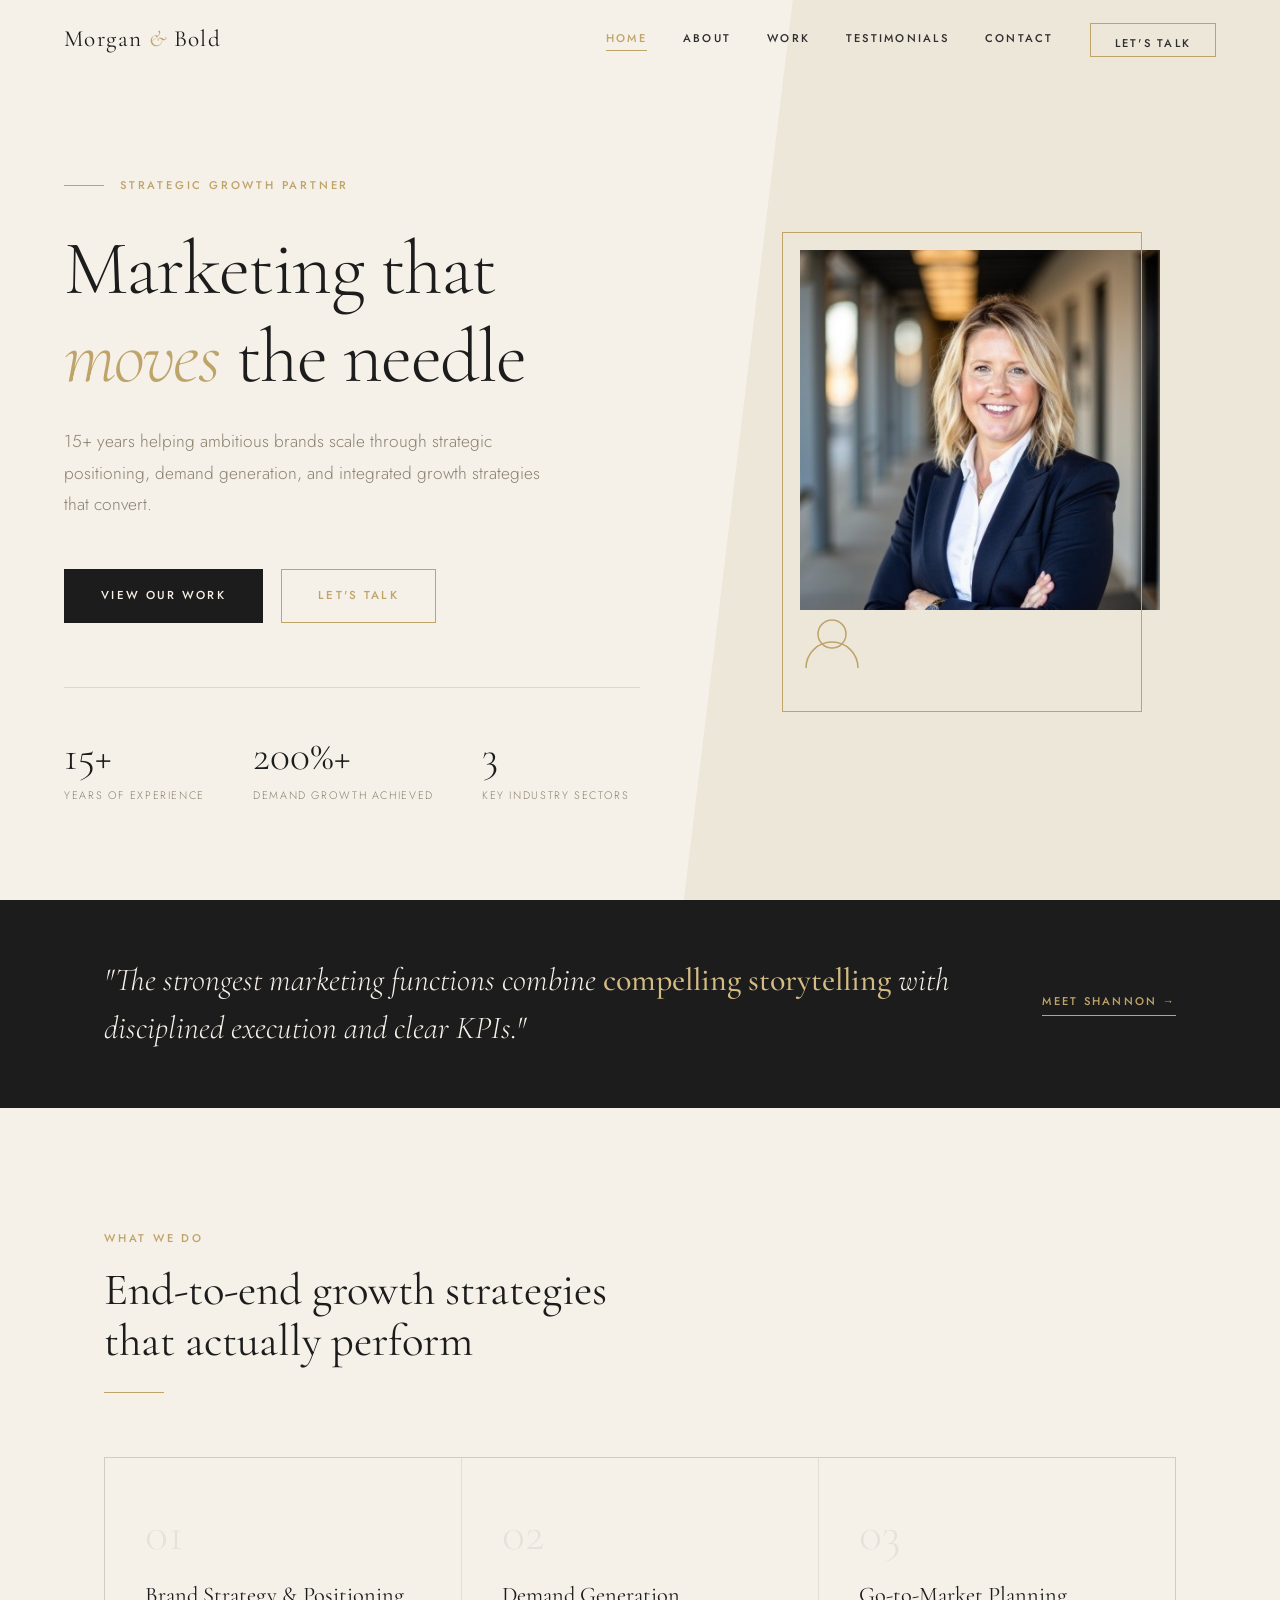
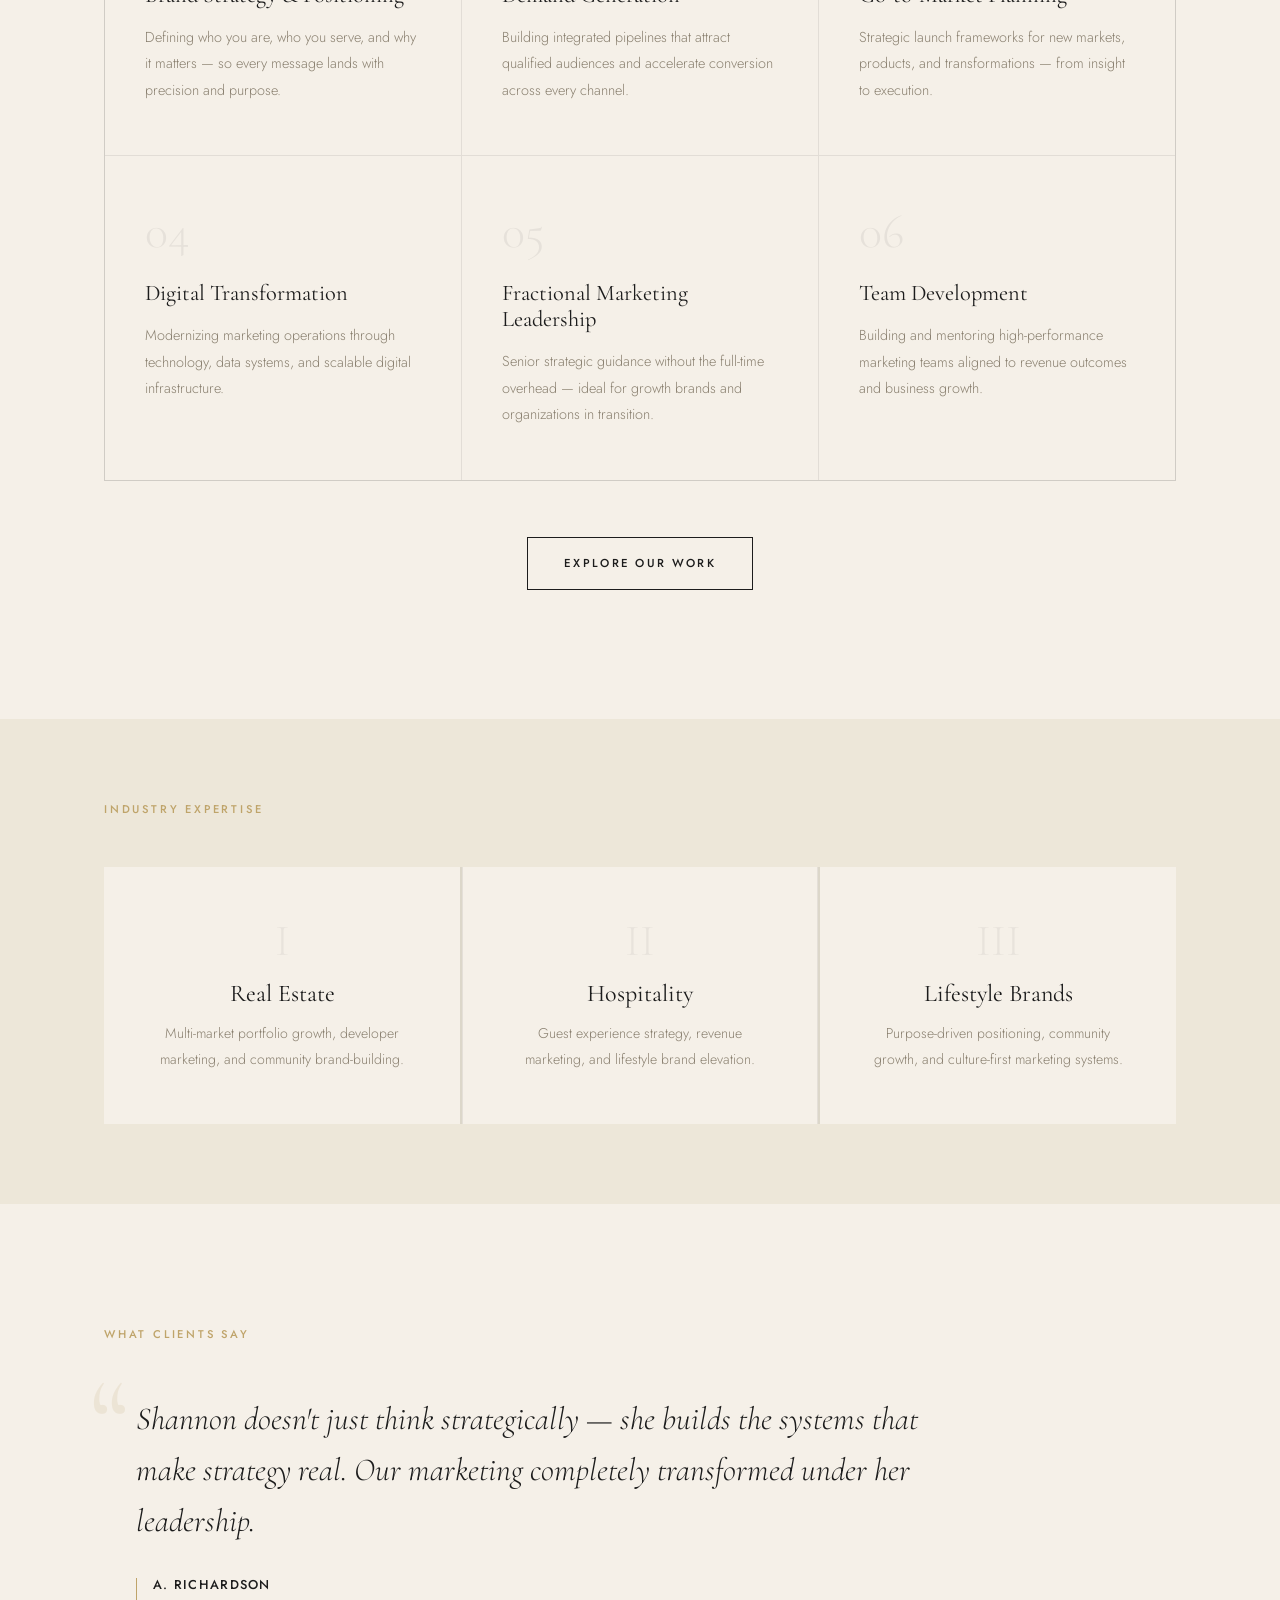
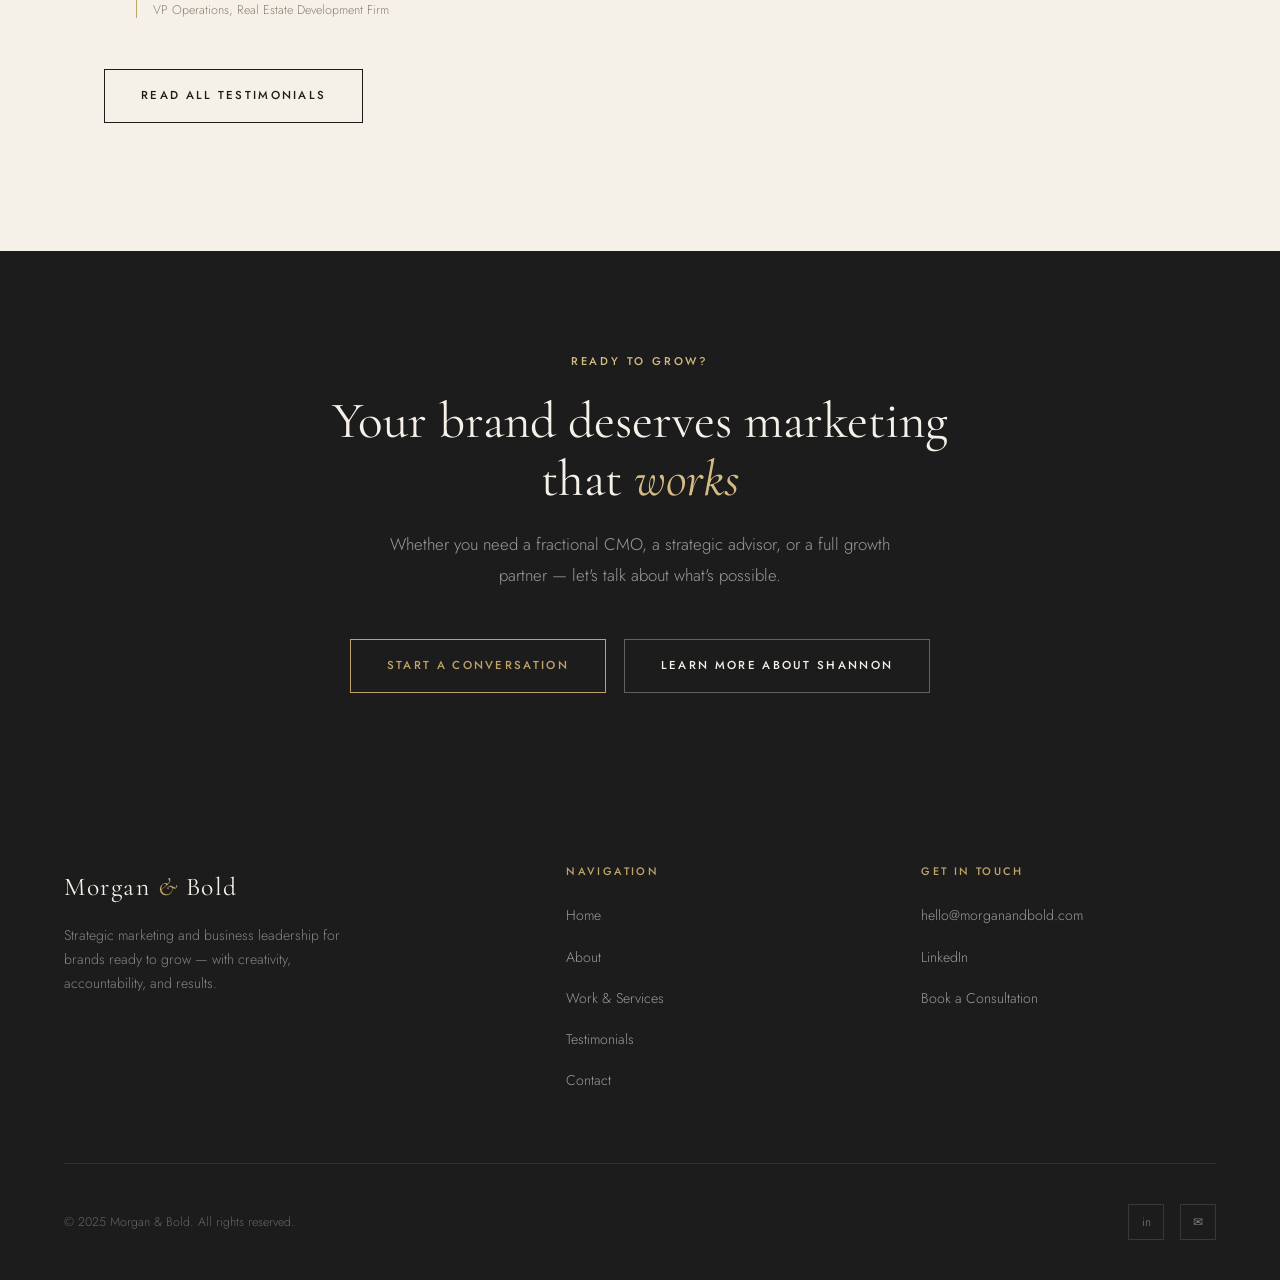
<file: index.html>
<!DOCTYPE html>
<html lang="en">
<head>
  <meta charset="UTF-8" />
  <meta name="viewport" content="width=device-width, initial-scale=1.0" />
  <title>Morgan &amp; Bold — Strategic Growth &amp; Marketing Leadership</title>
  <meta name="description" content="Shannon Lee Morgan — Strategic marketing and business leader helping ambitious brands scale through positioning, demand generation, and operational alignment." />
  <link rel="stylesheet" href="css/style.css" />
</head>
<body>

  <!-- ══ NAVIGATION ══ -->
  <nav>
    <a href="index.html" class="nav-logo">Morgan <em>&amp;</em> Bold</a>
    <div class="nav-links">
      <a href="index.html" class="active">Home</a>
      <a href="about.html">About</a>
      <a href="work.html">Work</a>
      <a href="testimonials.html">Testimonials</a>
      <a href="contact.html">Contact</a>
      <a href="contact.html" class="nav-cta">Let's Talk</a>
    </div>
    <button class="hamburger" aria-label="Menu">
      <span></span><span></span><span></span>
    </button>
  </nav>

  <div class="mobile-menu">
    <a href="index.html">Home</a>
    <a href="about.html">About</a>
    <a href="work.html">Work</a>
    <a href="testimonials.html">Testimonials</a>
    <a href="contact.html">Contact</a>
  </div>

  <!-- ══ HERO ══ -->
  <section class="hero">
    <div class="hero-bg-shape"></div>

    <div class="hero-content">
      <div class="hero-eyebrow fade-up">
        <span>Strategic Growth Partner</span>
      </div>
      <h1 class="display fade-up fade-up-d1">
        Marketing that<br><em>moves</em> the needle
      </h1>
      <p class="hero-sub fade-up fade-up-d2">
        15+ years helping ambitious brands scale through strategic positioning, demand generation, and integrated growth strategies that convert.
      </p>
      <div class="hero-cta fade-up fade-up-d3">
        <a href="work.html" class="btn btn-filled"><span>View Our Work</span></a>
        <a href="contact.html" class="btn btn-gold"><span>Let's Talk</span></a>
      </div>

      <div class="hero-stats fade-up fade-up-d4">
        <div>
          <div class="stat-num"><span data-count="15" data-suffix="+">15+</span></div>
          <div class="stat-label">Years of Experience</div>
        </div>
        <div>
          <div class="stat-num"><span data-count="200" data-suffix="%+">200%+</span></div>
          <div class="stat-label">Demand Growth Achieved</div>
        </div>
        <div>
          <div class="stat-num"><span data-count="3">3</span></div>
          <div class="stat-label">Key Industry Sectors</div>
        </div>
      </div>
    </div>

    <div class="hero-image">
      <div class="hero-photo-wrap">
       <img src="images/shannon.jpg" alt="Shannon Lee Morgan" class="hero-photo">
          <svg width="64" height="64" viewBox="0 0 64 64" fill="none">
            <circle cx="32" cy="24" r="14" stroke="#BFA46A" stroke-width="1.5"/>
            <path d="M6 58c0-14.359 11.640-26 26-26s26 11.641 26 26" stroke="#BFA46A" stroke-width="1.5"/>
          </svg>
       
        </div>
      </div>
    </div>
  </section>

  <!-- ══ INTRO STRIP ══ -->
  <div class="intro-strip">
    <div class="container">
      <div class="intro-strip-inner">
        <p class="intro-strip-text">
          "The strongest marketing functions combine <strong>compelling storytelling</strong> with disciplined execution and clear KPIs."
        </p>
        <a href="about.html" class="intro-strip-link">Meet Shannon →</a>
      </div>
    </div>
  </div>

  <!-- ══ SERVICES PREVIEW ══ -->
  <section class="section">
    <div class="container">
      <p class="section-label" data-reveal>What We Do</p>
      <h2 style="font-size:clamp(2rem,3.5vw,3.2rem);margin-top:16px;margin-bottom:0;max-width:580px;" data-reveal data-reveal-delay="100">
        End-to-end growth strategies that actually perform
      </h2>
      <div class="divider" data-reveal data-reveal-delay="150"></div>

      <div class="services-grid" data-reveal data-reveal-delay="200">
        <div class="service-card">
          <div class="service-num">01</div>
          <h3>Brand Strategy &amp; Positioning</h3>
          <p>Defining who you are, who you serve, and why it matters — so every message lands with precision and purpose.</p>
        </div>
        <div class="service-card">
          <div class="service-num">02</div>
          <h3>Demand Generation</h3>
          <p>Building integrated pipelines that attract qualified audiences and accelerate conversion across every channel.</p>
        </div>
        <div class="service-card">
          <div class="service-num">03</div>
          <h3>Go-to-Market Planning</h3>
          <p>Strategic launch frameworks for new markets, products, and transformations — from insight to execution.</p>
        </div>
        <div class="service-card">
          <div class="service-num">04</div>
          <h3>Digital Transformation</h3>
          <p>Modernizing marketing operations through technology, data systems, and scalable digital infrastructure.</p>
        </div>
        <div class="service-card">
          <div class="service-num">05</div>
          <h3>Fractional Marketing Leadership</h3>
          <p>Senior strategic guidance without the full-time overhead — ideal for growth brands and organizations in transition.</p>
        </div>
        <div class="service-card">
          <div class="service-num">06</div>
          <h3>Team Development</h3>
          <p>Building and mentoring high-performance marketing teams aligned to revenue outcomes and business growth.</p>
        </div>
      </div>

      <div style="text-align:center;margin-top:56px;" data-reveal>
        <a href="work.html" class="btn"><span>Explore Our Work</span></a>
      </div>
    </div>
  </section>

  <!-- ══ INDUSTRIES ══ -->
  <section class="section-sm" style="background:var(--warm-off);">
    <div class="container">
      <p class="section-label" data-reveal>Industry Expertise</p>
      <div style="display:grid;grid-template-columns:repeat(3,1fr);gap:2px;background:rgba(0,0,0,0.07);margin-top:48px;" data-reveal data-reveal-delay="100">
        <div style="background:var(--cream);padding:52px 44px;text-align:center;">
          <div style="font-family:var(--font-display);font-size:2.8rem;color:rgba(0,0,0,0.05);margin-bottom:16px;line-height:1;">I</div>
          <h3 style="font-size:1.5rem;margin-bottom:12px;">Real Estate</h3>
          <p style="font-size:0.88rem;color:var(--mid);">Multi-market portfolio growth, developer marketing, and community brand-building.</p>
        </div>
        <div style="background:var(--cream);padding:52px 44px;text-align:center;border-left:1px solid rgba(0,0,0,0.07);border-right:1px solid rgba(0,0,0,0.07);">
          <div style="font-family:var(--font-display);font-size:2.8rem;color:rgba(0,0,0,0.05);margin-bottom:16px;line-height:1;">II</div>
          <h3 style="font-size:1.5rem;margin-bottom:12px;">Hospitality</h3>
          <p style="font-size:0.88rem;color:var(--mid);">Guest experience strategy, revenue marketing, and lifestyle brand elevation.</p>
        </div>
        <div style="background:var(--cream);padding:52px 44px;text-align:center;">
          <div style="font-family:var(--font-display);font-size:2.8rem;color:rgba(0,0,0,0.05);margin-bottom:16px;line-height:1;">III</div>
          <h3 style="font-size:1.5rem;margin-bottom:12px;">Lifestyle Brands</h3>
          <p style="font-size:0.88rem;color:var(--mid);">Purpose-driven positioning, community growth, and culture-first marketing systems.</p>
        </div>
      </div>
    </div>
  </section>

  <!-- ══ TESTIMONIAL TEASER ══ -->
  <section class="section">
    <div class="container">
      <p class="section-label" data-reveal>What Clients Say</p>
      <div style="max-width:820px;margin-top:48px;position:relative;" data-reveal data-reveal-delay="100">
        <div style="font-family:var(--font-display);font-size:8rem;line-height:0.8;color:rgba(191,164,106,0.15);position:absolute;top:-20px;left:-16px;">&ldquo;</div>
        <blockquote style="font-family:var(--font-display);font-size:clamp(1.4rem,2.5vw,2rem);font-weight:300;font-style:italic;color:var(--charcoal);line-height:1.6;padding-left:32px;position:relative;z-index:1;">
          Shannon doesn't just think strategically — she builds the systems that make strategy real. Our marketing completely transformed under her leadership.
        </blockquote>
        <div style="padding-left:32px;margin-top:28px;display:flex;align-items:center;gap:16px;">
          <div style="width:1px;height:40px;background:var(--gold);"></div>
          <div>
            <div style="font-size:0.8rem;font-weight:500;letter-spacing:0.1em;text-transform:uppercase;color:var(--charcoal);">A. Richardson</div>
            <div style="font-size:0.78rem;color:var(--mid);margin-top:4px;">VP Operations, Real Estate Development Firm</div>
          </div>
        </div>
      </div>
      <div style="margin-top:48px;" data-reveal data-reveal-delay="200">
        <a href="testimonials.html" class="btn"><span>Read All Testimonials</span></a>
      </div>
    </div>
  </section>

  <!-- ══ CTA BAND ══ -->
  <section style="background:var(--charcoal);padding:100px 5vw;text-align:center;">
    <div class="container">
      <p class="section-label" style="color:var(--gold-lt);" data-reveal>Ready to Grow?</p>
      <h2 style="color:var(--cream);font-size:clamp(2.2rem,4vw,4rem);margin-top:20px;margin-bottom:20px;max-width:700px;margin-left:auto;margin-right:auto;" data-reveal data-reveal-delay="100">
        Your brand deserves marketing that <em style="color:var(--gold-lt);">works</em>
      </h2>
      <p style="color:rgba(245,240,232,0.6);font-size:1.05rem;max-width:520px;margin:0 auto 48px;" data-reveal data-reveal-delay="200">
        Whether you need a fractional CMO, a strategic advisor, or a full growth partner — let's talk about what's possible.
      </p>
      <div style="display:flex;gap:18px;justify-content:center;flex-wrap:wrap;" data-reveal data-reveal-delay="300">
        <a href="contact.html" class="btn btn-gold"><span>Start a Conversation</span></a>
        <a href="about.html" class="btn" style="border-color:rgba(255,255,255,0.3);color:var(--cream);"><span>Learn More About Shannon</span></a>
      </div>
    </div>
  </section>

  <!-- ══ FOOTER ══ -->
  <footer>
    <div class="footer-top">
      <div>
        <div class="footer-brand-name">Morgan <em>&amp;</em> Bold</div>
        <p class="footer-tagline">Strategic marketing and business leadership for brands ready to grow — with creativity, accountability, and results.</p>
      </div>
      <div class="footer-col">
        <h4>Navigation</h4>
        <ul>
          <li><a href="index.html">Home</a></li>
          <li><a href="about.html">About</a></li>
          <li><a href="work.html">Work &amp; Services</a></li>
          <li><a href="testimonials.html">Testimonials</a></li>
          <li><a href="contact.html">Contact</a></li>
        </ul>
      </div>
      <div class="footer-col">
        <h4>Get in Touch</h4>
        <ul>
          <li><a href="mailto:hello@morganandbold.com">hello@morganandbold.com</a></li>
          <li><a href="https://linkedin.com/in/shannonleemorgan" target="_blank">LinkedIn</a></li>
          <li><a href="contact.html">Book a Consultation</a></li>
        </ul>
      </div>
    </div>
    <div class="footer-bottom">
      <p class="footer-copy">&copy; 2025 Morgan &amp; Bold. All rights reserved.</p>
      <div class="footer-social">
        <a href="https://linkedin.com/in/shannonleemorgan" target="_blank" aria-label="LinkedIn">in</a>
        <a href="mailto:hello@morganandbold.com" aria-label="Email">✉</a>
      </div>
    </div>
  </footer>

  <script src="js/main.js"></script>
</body>
</html>
</file>
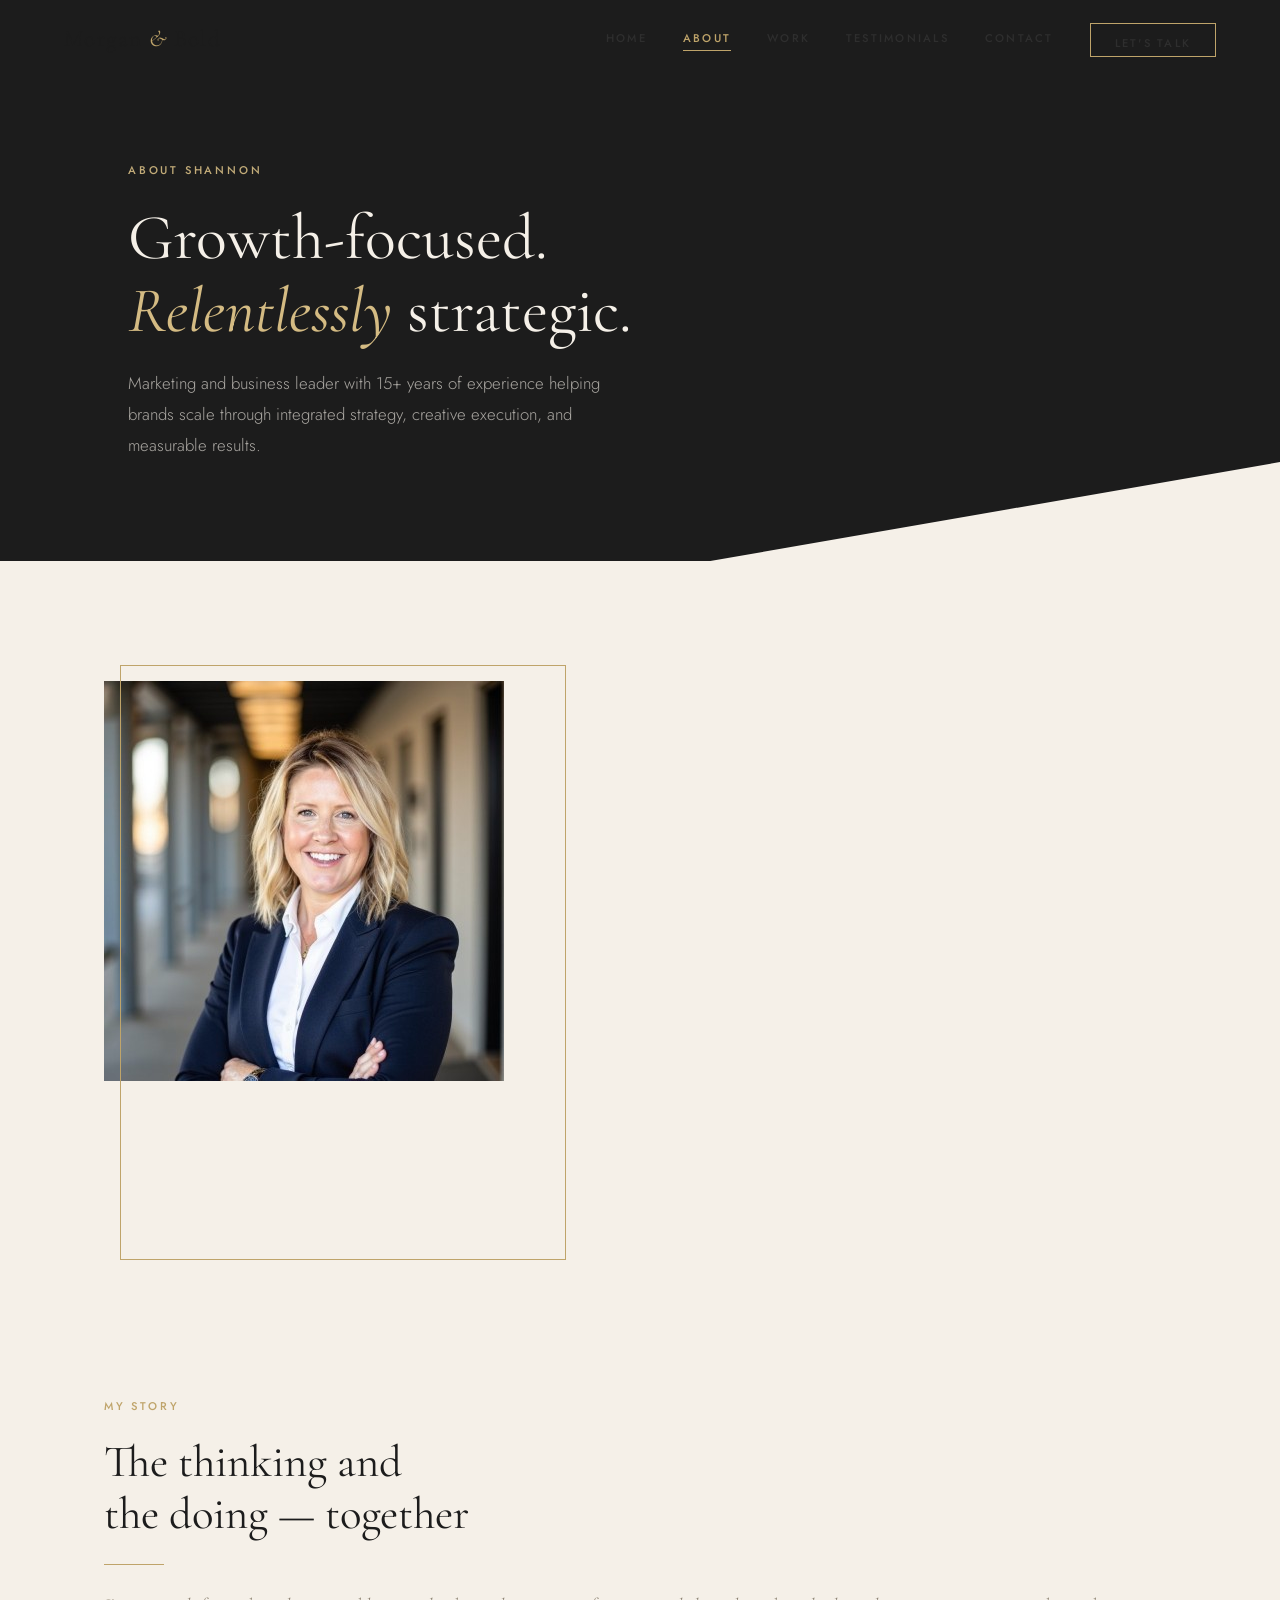
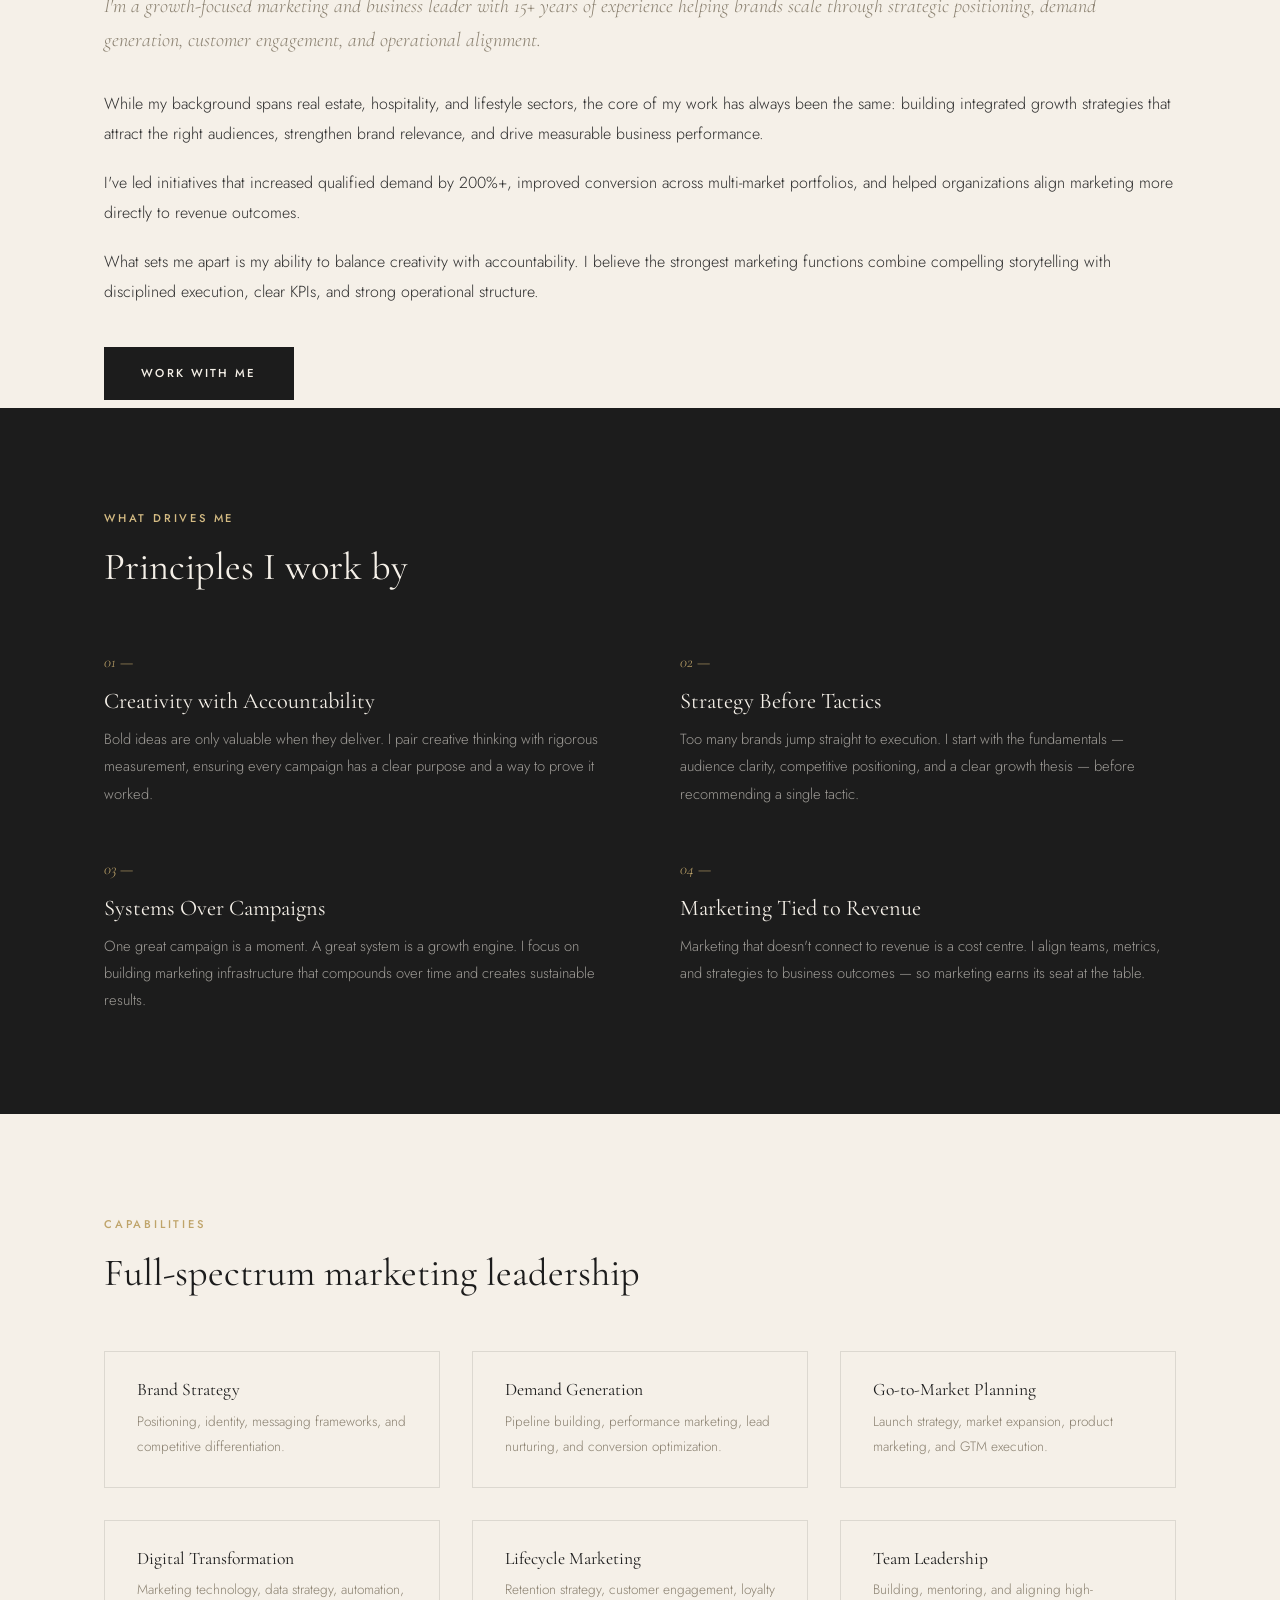
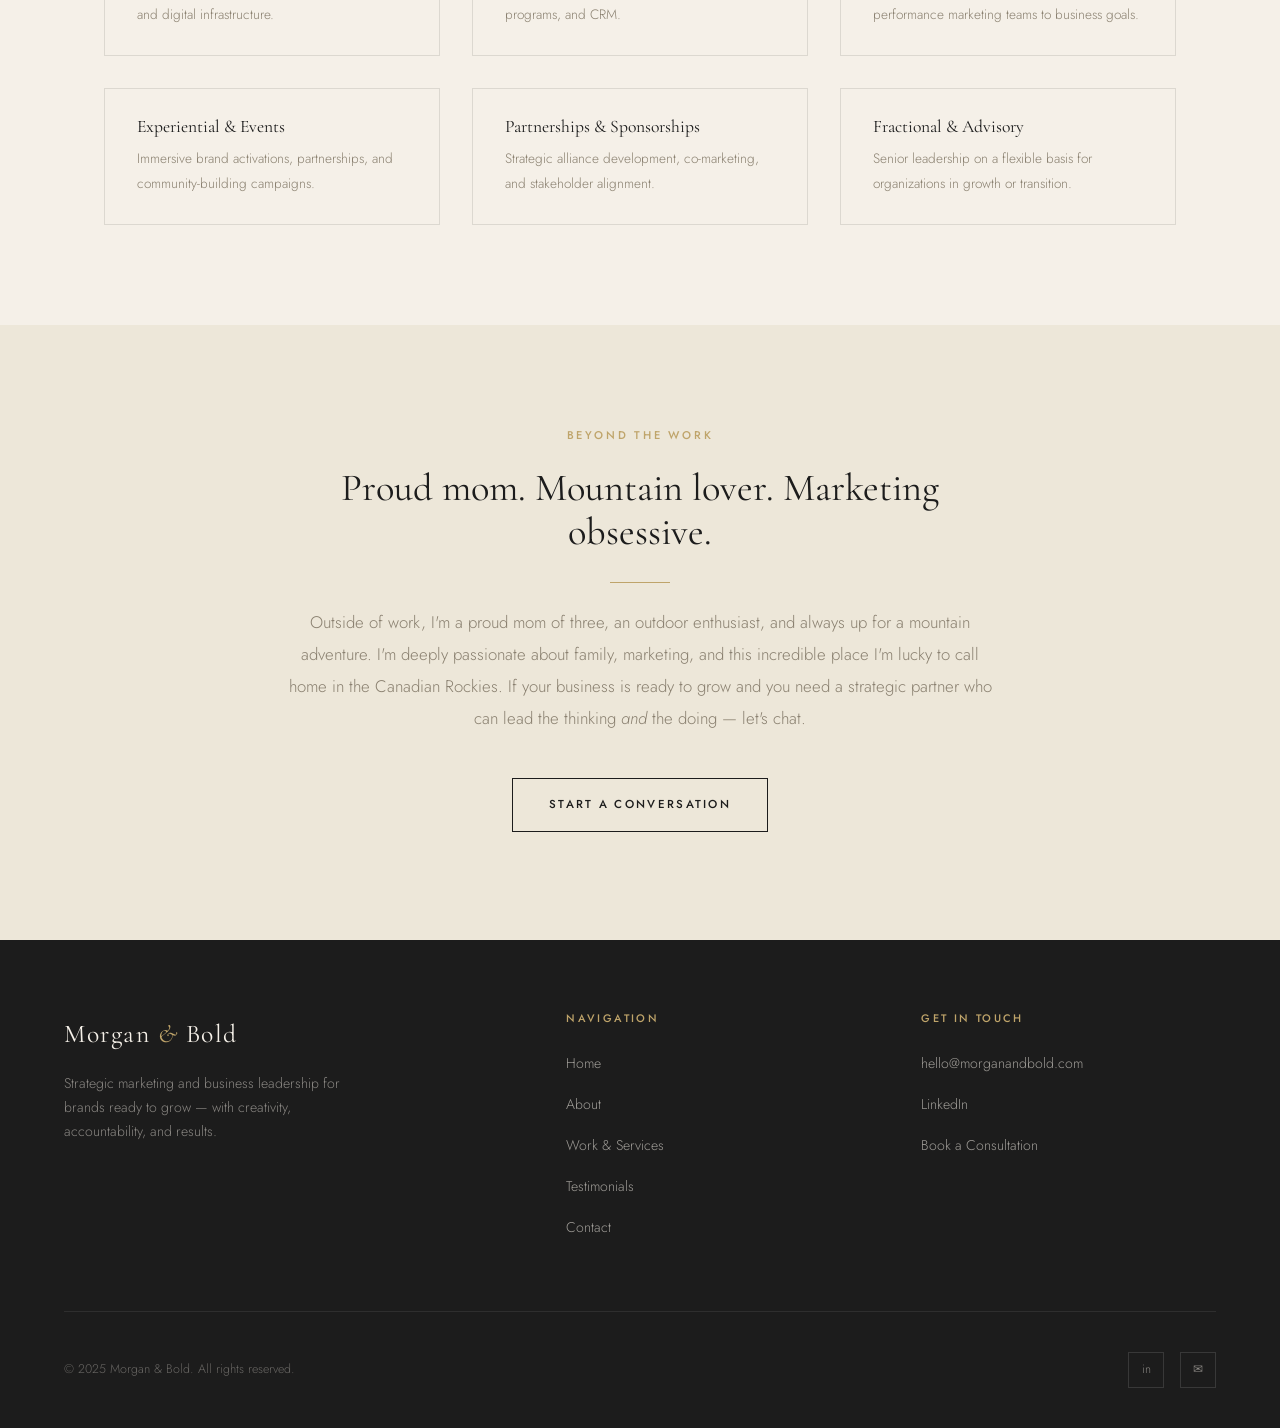
<file: about.html>
<!DOCTYPE html>
<html lang="en">
<head>
  <meta charset="UTF-8" />
  <meta name="viewport" content="width=device-width, initial-scale=1.0" />
  <title>About — Morgan &amp; Bold</title>
  <meta name="description" content="Meet Shannon Lee Morgan — 15+ years of marketing leadership across real estate, hospitality, and lifestyle brands." />
  <link rel="stylesheet" href="css/style.css" />
</head>
<body>

  <!-- ══ NAVIGATION ══ -->
  <nav>
    <a href="index.html" class="nav-logo">Morgan <em>&amp;</em> Bold</a>
    <div class="nav-links">
      <a href="index.html">Home</a>
      <a href="about.html" class="active">About</a>
      <a href="work.html">Work</a>
      <a href="testimonials.html">Testimonials</a>
      <a href="contact.html">Contact</a>
      <a href="contact.html" class="nav-cta">Let's Talk</a>
    </div>
    <button class="hamburger" aria-label="Menu">
      <span></span><span></span><span></span>
    </button>
  </nav>
  <div class="mobile-menu">
    <a href="index.html">Home</a>
    <a href="about.html">About</a>
    <a href="work.html">Work</a>
    <a href="testimonials.html">Testimonials</a>
    <a href="contact.html">Contact</a>
  </div>

  <!-- ══ PAGE HERO ══ -->
  <div class="page-hero">
    <div class="container">
      <p class="section-label">About Shannon</p>
      <h1>Growth-focused.<br><em>Relentlessly</em> strategic.</h1>
      <p class="page-hero-sub">Marketing and business leader with 15+ years of experience helping brands scale through integrated strategy, creative execution, and measurable results.</p>
    </div>
  </div>

  <!-- ══ ABOUT INTRO ══ -->

<section>
  <div class="container">
    <div class="about-intro">
      <div>
        <div class="about-photo-wrap">
          <img src="images/shannon.jpg" alt="Shannon Lee Morgan" class="hero-photo">
        </div>
      </div>
        </div>

      <div class="about-text">
          <p class="section-label" data-reveal>My Story</p>
          <h2 data-reveal data-reveal-delay="100">The thinking and<br>the doing — together</h2>
          <div class="divider" data-reveal data-reveal-delay="150"></div>
          <p class="lead" data-reveal data-reveal-delay="200">
            I'm a growth-focused marketing and business leader with 15+ years of experience helping brands scale through strategic positioning, demand generation, customer engagement, and operational alignment.
          </p>
          <p data-reveal data-reveal-delay="250">
            While my background spans real estate, hospitality, and lifestyle sectors, the core of my work has always been the same: building integrated growth strategies that attract the right audiences, strengthen brand relevance, and drive measurable business performance.
          </p>
          <p data-reveal data-reveal-delay="300">
            I've led initiatives that increased qualified demand by 200%+, improved conversion across multi-market portfolios, and helped organizations align marketing more directly to revenue outcomes.
          </p>
          <p data-reveal data-reveal-delay="350">
            What sets me apart is my ability to balance creativity with accountability. I believe the strongest marketing functions combine compelling storytelling with disciplined execution, clear KPIs, and strong operational structure.
          </p>
          <div style="margin-top:40px;" data-reveal data-reveal-delay="400">
            <a href="contact.html" class="btn btn-filled"><span>Work With Me</span></a>
          </div>
        </div><!-- end .about-text -->

      </div><!-- end .about-intro -->
    </div><!-- end .container -->
  </section>

  <!-- ══ VALUES ══ -->
  <section class="values-section">
    <div class="container">
      <p class="section-label" data-reveal>What Drives Me</p>
      <h2 data-reveal data-reveal-delay="100">Principles I work by</h2>
      <div class="values-grid" data-reveal data-reveal-delay="200">
        <div class="value-item">
          <div class="value-num">01 —</div>
          <h3>Creativity with Accountability</h3>
          <p>Bold ideas are only valuable when they deliver. I pair creative thinking with rigorous measurement, ensuring every campaign has a clear purpose and a way to prove it worked.</p>
        </div>
        <div class="value-item">
          <div class="value-num">02 —</div>
          <h3>Strategy Before Tactics</h3>
          <p>Too many brands jump straight to execution. I start with the fundamentals — audience clarity, competitive positioning, and a clear growth thesis — before recommending a single tactic.</p>
        </div>
        <div class="value-item">
          <div class="value-num">03 —</div>
          <h3>Systems Over Campaigns</h3>
          <p>One great campaign is a moment. A great system is a growth engine. I focus on building marketing infrastructure that compounds over time and creates sustainable results.</p>
        </div>
        <div class="value-item">
          <div class="value-num">04 —</div>
          <h3>Marketing Tied to Revenue</h3>
          <p>Marketing that doesn't connect to revenue is a cost centre. I align teams, metrics, and strategies to business outcomes — so marketing earns its seat at the table.</p>
        </div>
      </div>
    </div>
  </section>

  <!-- ══ EXPERTISE ══ -->
  <section class="expertise-section">
    <div class="container">
      <p class="section-label" data-reveal>Capabilities</p>
      <h2 style="font-size:clamp(2rem,3vw,2.8rem);margin-top:16px;" data-reveal data-reveal-delay="100">Full-spectrum marketing leadership</h2>
      <div class="expertise-grid">
        <div class="expertise-pill" data-reveal data-reveal-delay="100">
          <h4>Brand Strategy</h4>
          <p>Positioning, identity, messaging frameworks, and competitive differentiation.</p>
        </div>
        <div class="expertise-pill" data-reveal data-reveal-delay="150">
          <h4>Demand Generation</h4>
          <p>Pipeline building, performance marketing, lead nurturing, and conversion optimization.</p>
        </div>
        <div class="expertise-pill" data-reveal data-reveal-delay="200">
          <h4>Go-to-Market Planning</h4>
          <p>Launch strategy, market expansion, product marketing, and GTM execution.</p>
        </div>
        <div class="expertise-pill" data-reveal data-reveal-delay="250">
          <h4>Digital Transformation</h4>
          <p>Marketing technology, data strategy, automation, and digital infrastructure.</p>
        </div>
        <div class="expertise-pill" data-reveal data-reveal-delay="300">
          <h4>Lifecycle Marketing</h4>
          <p>Retention strategy, customer engagement, loyalty programs, and CRM.</p>
        </div>
        <div class="expertise-pill" data-reveal data-reveal-delay="350">
          <h4>Team Leadership</h4>
          <p>Building, mentoring, and aligning high-performance marketing teams to business goals.</p>
        </div>
        <div class="expertise-pill" data-reveal data-reveal-delay="400">
          <h4>Experiential &amp; Events</h4>
          <p>Immersive brand activations, partnerships, and community-building campaigns.</p>
        </div>
        <div class="expertise-pill" data-reveal data-reveal-delay="450">
          <h4>Partnerships &amp; Sponsorships</h4>
          <p>Strategic alliance development, co-marketing, and stakeholder alignment.</p>
        </div>
        <div class="expertise-pill" data-reveal data-reveal-delay="500">
          <h4>Fractional &amp; Advisory</h4>
          <p>Senior leadership on a flexible basis for organizations in growth or transition.</p>
        </div>
      </div>
    </div>
  </section>

  <!-- ══ PERSONAL NOTE ══ -->
  <section style="background:var(--warm-off);padding:100px 0;">
    <div class="container">
      <div style="max-width:720px;margin:0 auto;text-align:center;">
        <p class="section-label" style="justify-content:center;display:flex;" data-reveal>Beyond the Work</p>
        <h2 style="font-size:clamp(1.8rem,3vw,2.6rem);margin:20px 0 28px;" data-reveal data-reveal-delay="100">Proud mom. Mountain lover. Marketing obsessive.</h2>
        <div class="divider divider-center" data-reveal data-reveal-delay="150"></div>
        <p style="font-size:1.05rem;color:var(--mid);line-height:1.9;" data-reveal data-reveal-delay="200">
          Outside of work, I'm a proud mom of three, an outdoor enthusiast, and always up for a mountain adventure. I'm deeply passionate about family, marketing, and this incredible place I'm lucky to call home in the Canadian Rockies. If your business is ready to grow and you need a strategic partner who can lead the thinking <em>and</em> the doing — let's chat.
        </p>
        <div style="margin-top:44px;" data-reveal data-reveal-delay="300">
          <a href="contact.html" class="btn"><span>Start a Conversation</span></a>
        </div>
      </div>
    </div>
  </section>

  <!-- ══ FOOTER ══ -->
  <footer>
    <div class="footer-top">
      <div>
        <div class="footer-brand-name">Morgan <em>&amp;</em> Bold</div>
        <p class="footer-tagline">Strategic marketing and business leadership for brands ready to grow — with creativity, accountability, and results.</p>
      </div>
      <div class="footer-col">
        <h4>Navigation</h4>
        <ul>
          <li><a href="index.html">Home</a></li>
          <li><a href="about.html">About</a></li>
          <li><a href="work.html">Work &amp; Services</a></li>
          <li><a href="testimonials.html">Testimonials</a></li>
          <li><a href="contact.html">Contact</a></li>
        </ul>
      </div>
      <div class="footer-col">
        <h4>Get in Touch</h4>
        <ul>
          <li><a href="mailto:hello@morganandbold.com">hello@morganandbold.com</a></li>
          <li><a href="https://linkedin.com/in/shannonleemorgan" target="_blank">LinkedIn</a></li>
          <li><a href="contact.html">Book a Consultation</a></li>
        </ul>
      </div>
    </div>
    <div class="footer-bottom">
      <p class="footer-copy">&copy; 2025 Morgan &amp; Bold. All rights reserved.</p>
      <div class="footer-social">
        <a href="https://linkedin.com/in/shannonleemorgan" target="_blank" aria-label="LinkedIn">in</a>
        <a href="mailto:hello@morganandbold.com" aria-label="Email">✉</a>
      </div>
    </div>
  </footer>

  <script src="js/main.js"></script>
</body>
</html>
</file>
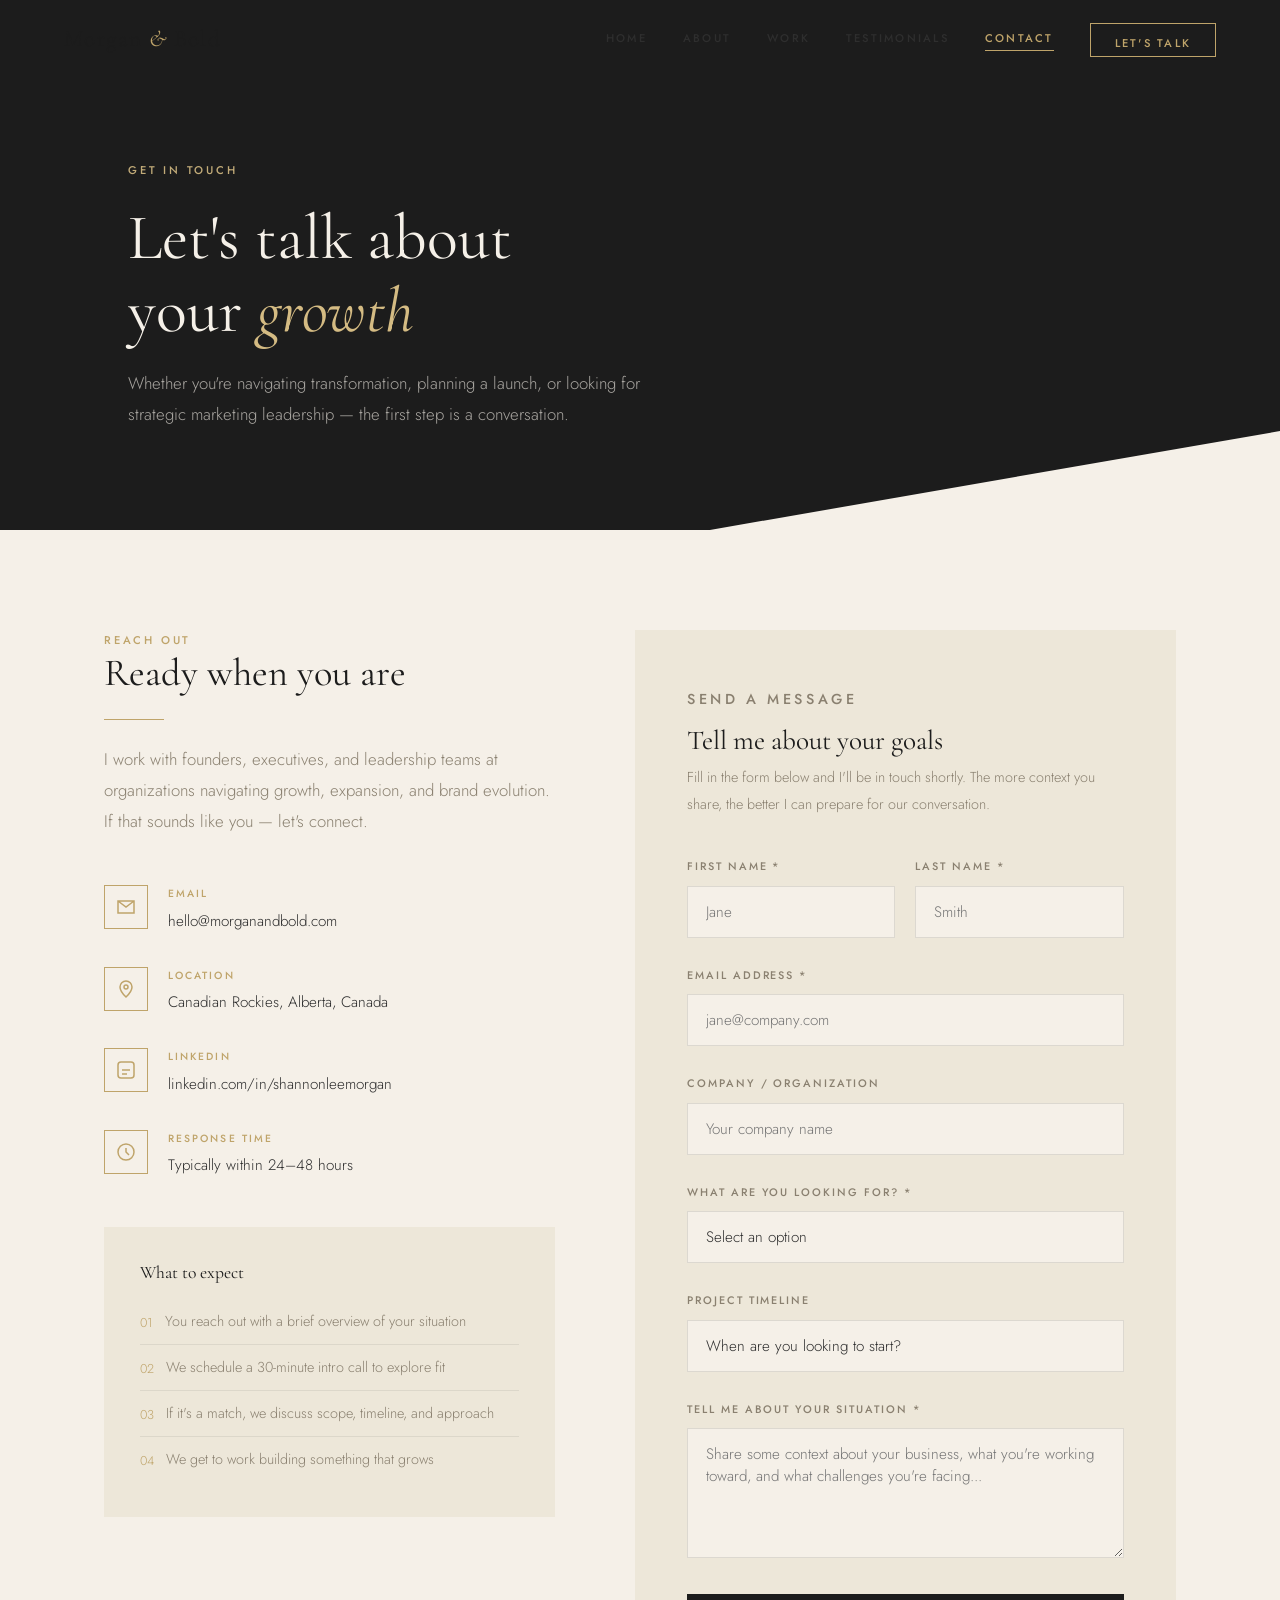
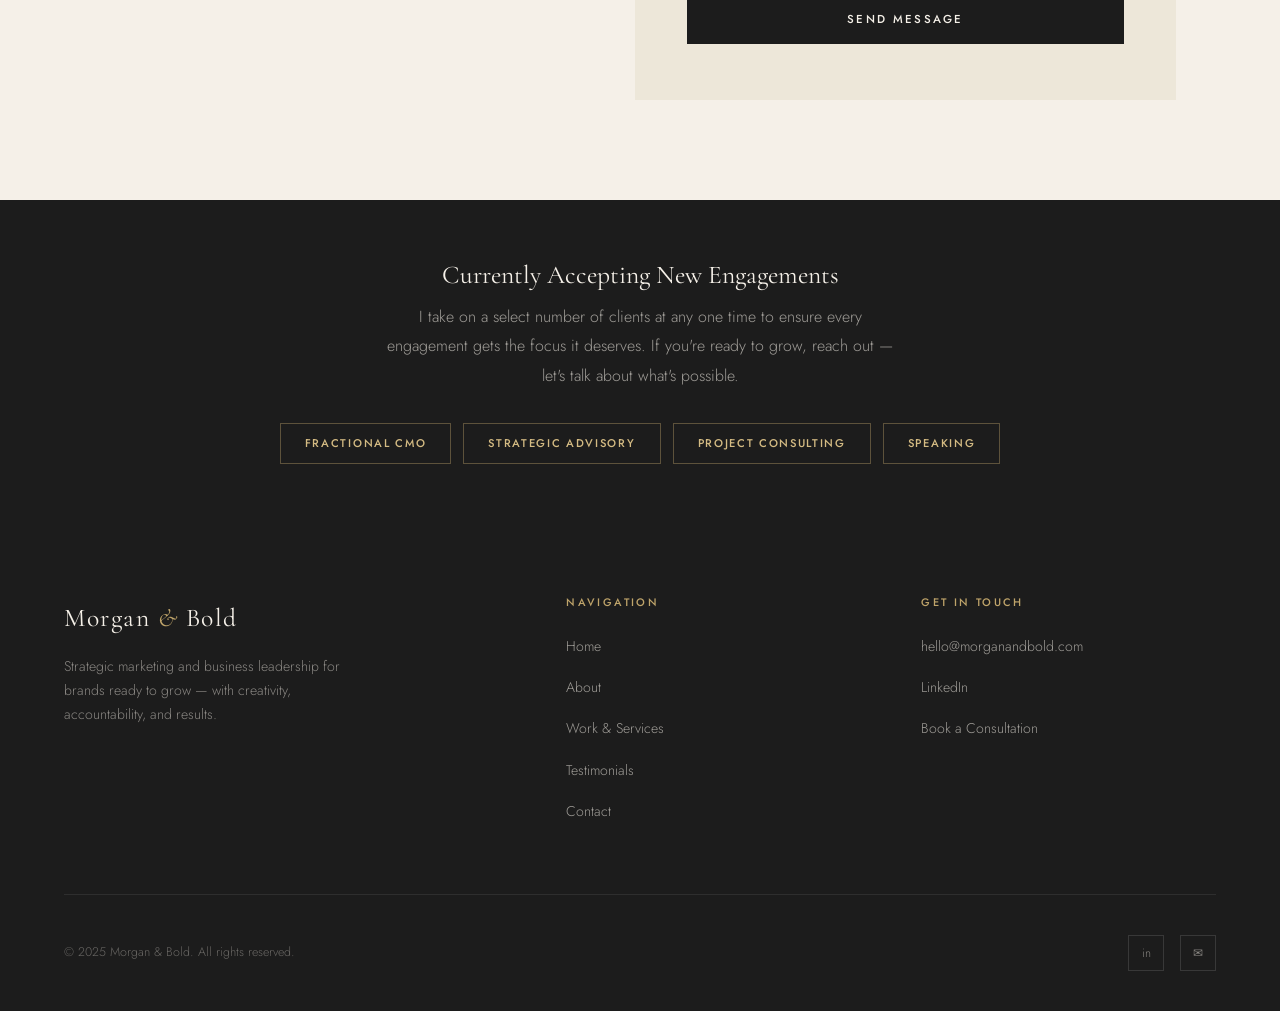
<file: contact.html>
<!DOCTYPE html>
<html lang="en">
<head>
  <meta charset="UTF-8" />
  <meta name="viewport" content="width=device-width, initial-scale=1.0" />
  <title>Contact — Morgan &amp; Bold</title>
  <meta name="description" content="Get in touch with Shannon Lee Morgan — strategic marketing leader and fractional CMO. Let's talk about your growth goals." />
  <link rel="stylesheet" href="css/style.css" />
</head>
<body>

  <!-- ══ NAVIGATION ══ -->
  <nav>
    <a href="index.html" class="nav-logo">Morgan <em>&amp;</em> Bold</a>
    <div class="nav-links">
      <a href="index.html">Home</a>
      <a href="about.html">About</a>
      <a href="work.html">Work</a>
      <a href="testimonials.html">Testimonials</a>
      <a href="contact.html" class="active">Contact</a>
      <a href="contact.html" class="nav-cta">Let's Talk</a>
    </div>
    <button class="hamburger" aria-label="Menu">
      <span></span><span></span><span></span>
    </button>
  </nav>
  <div class="mobile-menu">
    <a href="index.html">Home</a>
    <a href="about.html">About</a>
    <a href="work.html">Work</a>
    <a href="testimonials.html">Testimonials</a>
    <a href="contact.html">Contact</a>
  </div>

  <!-- ══ PAGE HERO ══ -->
  <div class="page-hero">
    <div class="container">
      <p class="section-label">Get in Touch</p>
      <h1>Let's talk about<br>your <em>growth</em></h1>
      <p class="page-hero-sub">Whether you're navigating transformation, planning a launch, or looking for strategic marketing leadership — the first step is a conversation.</p>
    </div>
  </div>

  <!-- ══ CONTACT LAYOUT ══ -->
  <div class="container">
    <div class="contact-layout">

      <!-- Info Side -->
      <div class="contact-info" data-reveal>
        <p class="section-label">Reach Out</p>
        <h2>Ready when you are</h2>
        <div class="divider"></div>
        <p class="lead">
          I work with founders, executives, and leadership teams at organizations navigating growth, expansion, and brand evolution. If that sounds like you — let's connect.
        </p>

        <div class="contact-item">
          <div class="contact-icon">
            <svg width="20" height="20" viewBox="0 0 20 20" fill="none" stroke="currentColor" stroke-width="1.5">
              <path d="M2 4l8 6 8-6M2 4h16v12H2z"/>
            </svg>
          </div>
          <div>
            <div class="contact-item-label">Email</div>
            <div class="contact-item-value"><a href="mailto:hello@morganandbold.com" style="color:inherit;">hello@morganandbold.com</a></div>
          </div>
        </div>

        <div class="contact-item">
          <div class="contact-icon">
            <svg width="20" height="20" viewBox="0 0 20 20" fill="none" stroke="currentColor" stroke-width="1.5">
              <path d="M10 2C6.686 2 4 4.686 4 8c0 4.418 6 10 6 10s6-5.582 6-10c0-3.314-2.686-6-6-6z"/>
              <circle cx="10" cy="8" r="2"/>
            </svg>
          </div>
          <div>
            <div class="contact-item-label">Location</div>
            <div class="contact-item-value">Canadian Rockies, Alberta, Canada</div>
          </div>
        </div>

        <div class="contact-item">
          <div class="contact-icon">
            <svg width="20" height="20" viewBox="0 0 20 20" fill="none" stroke="currentColor" stroke-width="1.5">
              <rect x="2" y="2" width="16" height="16" rx="3"/><path d="M6 10h8M6 14h5"/>
            </svg>
          </div>
          <div>
            <div class="contact-item-label">LinkedIn</div>
            <div class="contact-item-value">
              <a href="https://linkedin.com/in/shannonleemorgan" target="_blank" style="color:inherit;">linkedin.com/in/shannonleemorgan</a>
            </div>
          </div>
        </div>

        <div class="contact-item">
          <div class="contact-icon">
            <svg width="20" height="20" viewBox="0 0 20 20" fill="none" stroke="currentColor" stroke-width="1.5">
              <circle cx="10" cy="10" r="8"/><path d="M10 6v4l3 3"/>
            </svg>
          </div>
          <div>
            <div class="contact-item-label">Response Time</div>
            <div class="contact-item-value">Typically within 24–48 hours</div>
          </div>
        </div>

        <!-- What to expect -->
        <div style="margin-top:48px;padding:36px;background:var(--warm-off);">
          <h4 style="font-size:1.1rem;margin-bottom:16px;">What to expect</h4>
          <ul style="list-style:none;">
            <li style="display:flex;gap:12px;align-items:flex-start;padding:10px 0;border-bottom:1px solid rgba(0,0,0,0.07);">
              <span style="color:var(--gold);font-size:0.8rem;margin-top:3px;flex-shrink:0;">01</span>
              <span style="font-size:0.9rem;color:var(--mid);">You reach out with a brief overview of your situation</span>
            </li>
            <li style="display:flex;gap:12px;align-items:flex-start;padding:10px 0;border-bottom:1px solid rgba(0,0,0,0.07);">
              <span style="color:var(--gold);font-size:0.8rem;margin-top:3px;flex-shrink:0;">02</span>
              <span style="font-size:0.9rem;color:var(--mid);">We schedule a 30-minute intro call to explore fit</span>
            </li>
            <li style="display:flex;gap:12px;align-items:flex-start;padding:10px 0;border-bottom:1px solid rgba(0,0,0,0.07);">
              <span style="color:var(--gold);font-size:0.8rem;margin-top:3px;flex-shrink:0;">03</span>
              <span style="font-size:0.9rem;color:var(--mid);">If it's a match, we discuss scope, timeline, and approach</span>
            </li>
            <li style="display:flex;gap:12px;align-items:flex-start;padding:10px 0;">
              <span style="color:var(--gold);font-size:0.8rem;margin-top:3px;flex-shrink:0;">04</span>
              <span style="font-size:0.9rem;color:var(--mid);">We get to work building something that grows</span>
            </li>
          </ul>
        </div>
      </div>

      <!-- Form Side -->
      <div data-reveal data-reveal-delay="150">
        <div class="contact-form-wrap">
          <p class="section-label" style="margin-bottom:12px;">Send a Message</p>
          <h3>Tell me about your goals</h3>
          <p>Fill in the form below and I'll be in touch shortly. The more context you share, the better I can prepare for our conversation.</p>

          <form id="contactForm" novalidate>
            <div class="form-row">
              <div class="form-group">
                <label for="firstName">First Name *</label>
                <input type="text" id="firstName" name="firstName" placeholder="Jane" required />
              </div>
              <div class="form-group">
                <label for="lastName">Last Name *</label>
                <input type="text" id="lastName" name="lastName" placeholder="Smith" required />
              </div>
            </div>

            <div class="form-group">
              <label for="email">Email Address *</label>
              <input type="email" id="email" name="email" placeholder="jane@company.com" required />
            </div>

            <div class="form-group">
              <label for="company">Company / Organization</label>
              <input type="text" id="company" name="company" placeholder="Your company name" />
            </div>

            <div class="form-group">
              <label for="interest">What are you looking for? *</label>
              <select id="interest" name="interest" required>
                <option value="" disabled selected>Select an option</option>
                <option value="fractional">Fractional CMO / Marketing Leadership</option>
                <option value="brand">Brand Strategy &amp; Positioning</option>
                <option value="demand">Demand Generation</option>
                <option value="gtm">Go-to-Market Planning</option>
                <option value="advisory">Advisory &amp; Consulting</option>
                <option value="speaking">Speaking Engagement</option>
                <option value="other">Something Else</option>
              </select>
            </div>

            <div class="form-group">
              <label for="timeline">Project Timeline</label>
              <select id="timeline" name="timeline">
                <option value="" disabled selected>When are you looking to start?</option>
                <option value="asap">As soon as possible</option>
                <option value="1month">Within 1 month</option>
                <option value="3months">Within 3 months</option>
                <option value="exploring">Just exploring</option>
              </select>
            </div>

            <div class="form-group">
              <label for="message">Tell Me About Your Situation *</label>
              <textarea id="message" name="message" placeholder="Share some context about your business, what you're working toward, and what challenges you're facing..." required></textarea>
            </div>

            <div class="form-submit">
              <button type="submit" class="btn btn-filled" style="width:100%;">
                <span>Send Message</span>
              </button>
            </div>
          </form>
        </div>
      </div>

    </div>
  </div>

  <!-- ══ AVAILABILITY ══ -->
  <section class="contact-availability">
    <div class="container">
      <h3>Currently Accepting New Engagements</h3>
      <p>I take on a select number of clients at any one time to ensure every engagement gets the focus it deserves. If you're ready to grow, reach out — let's talk about what's possible.</p>
      <div class="avail-tags">
        <div class="avail-tag">Fractional CMO</div>
        <div class="avail-tag">Strategic Advisory</div>
        <div class="avail-tag">Project Consulting</div>
        <div class="avail-tag">Speaking</div>
      </div>
    </div>
  </section>

  <!-- ══ FOOTER ══ -->
  <footer>
    <div class="footer-top">
      <div>
        <div class="footer-brand-name">Morgan <em>&amp;</em> Bold</div>
        <p class="footer-tagline">Strategic marketing and business leadership for brands ready to grow — with creativity, accountability, and results.</p>
      </div>
      <div class="footer-col">
        <h4>Navigation</h4>
        <ul>
          <li><a href="index.html">Home</a></li>
          <li><a href="about.html">About</a></li>
          <li><a href="work.html">Work &amp; Services</a></li>
          <li><a href="testimonials.html">Testimonials</a></li>
          <li><a href="contact.html">Contact</a></li>
        </ul>
      </div>
      <div class="footer-col">
        <h4>Get in Touch</h4>
        <ul>
          <li><a href="mailto:hello@morganandbold.com">hello@morganandbold.com</a></li>
          <li><a href="https://linkedin.com/in/shannonleemorgan" target="_blank">LinkedIn</a></li>
          <li><a href="contact.html">Book a Consultation</a></li>
        </ul>
      </div>
    </div>
    <div class="footer-bottom">
      <p class="footer-copy">&copy; 2025 Morgan &amp; Bold. All rights reserved.</p>
      <div class="footer-social">
        <a href="https://linkedin.com/in/shannonleemorgan" target="_blank" aria-label="LinkedIn">in</a>
        <a href="mailto:hello@morganandbold.com" aria-label="Email">✉</a>
      </div>
    </div>
  </footer>

  <script src="js/main.js"></script>
</body>
</html>
</file>
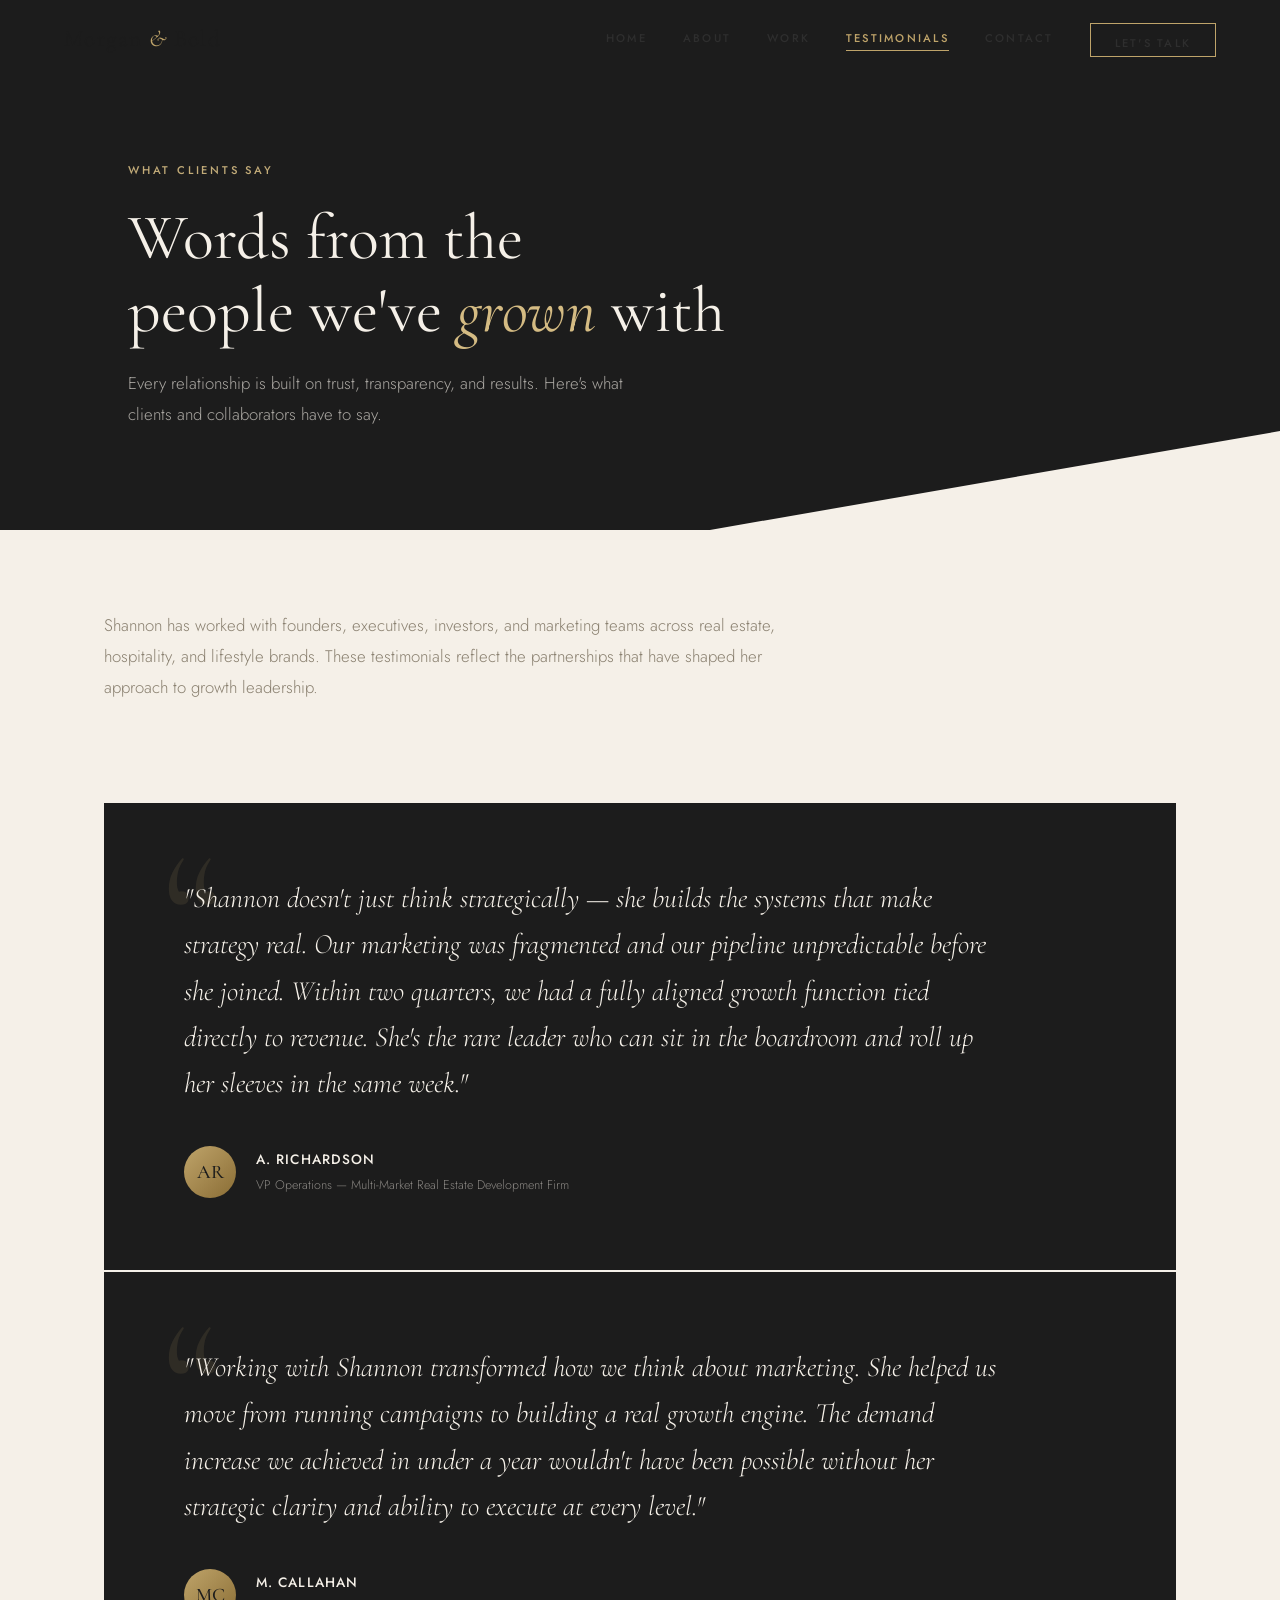
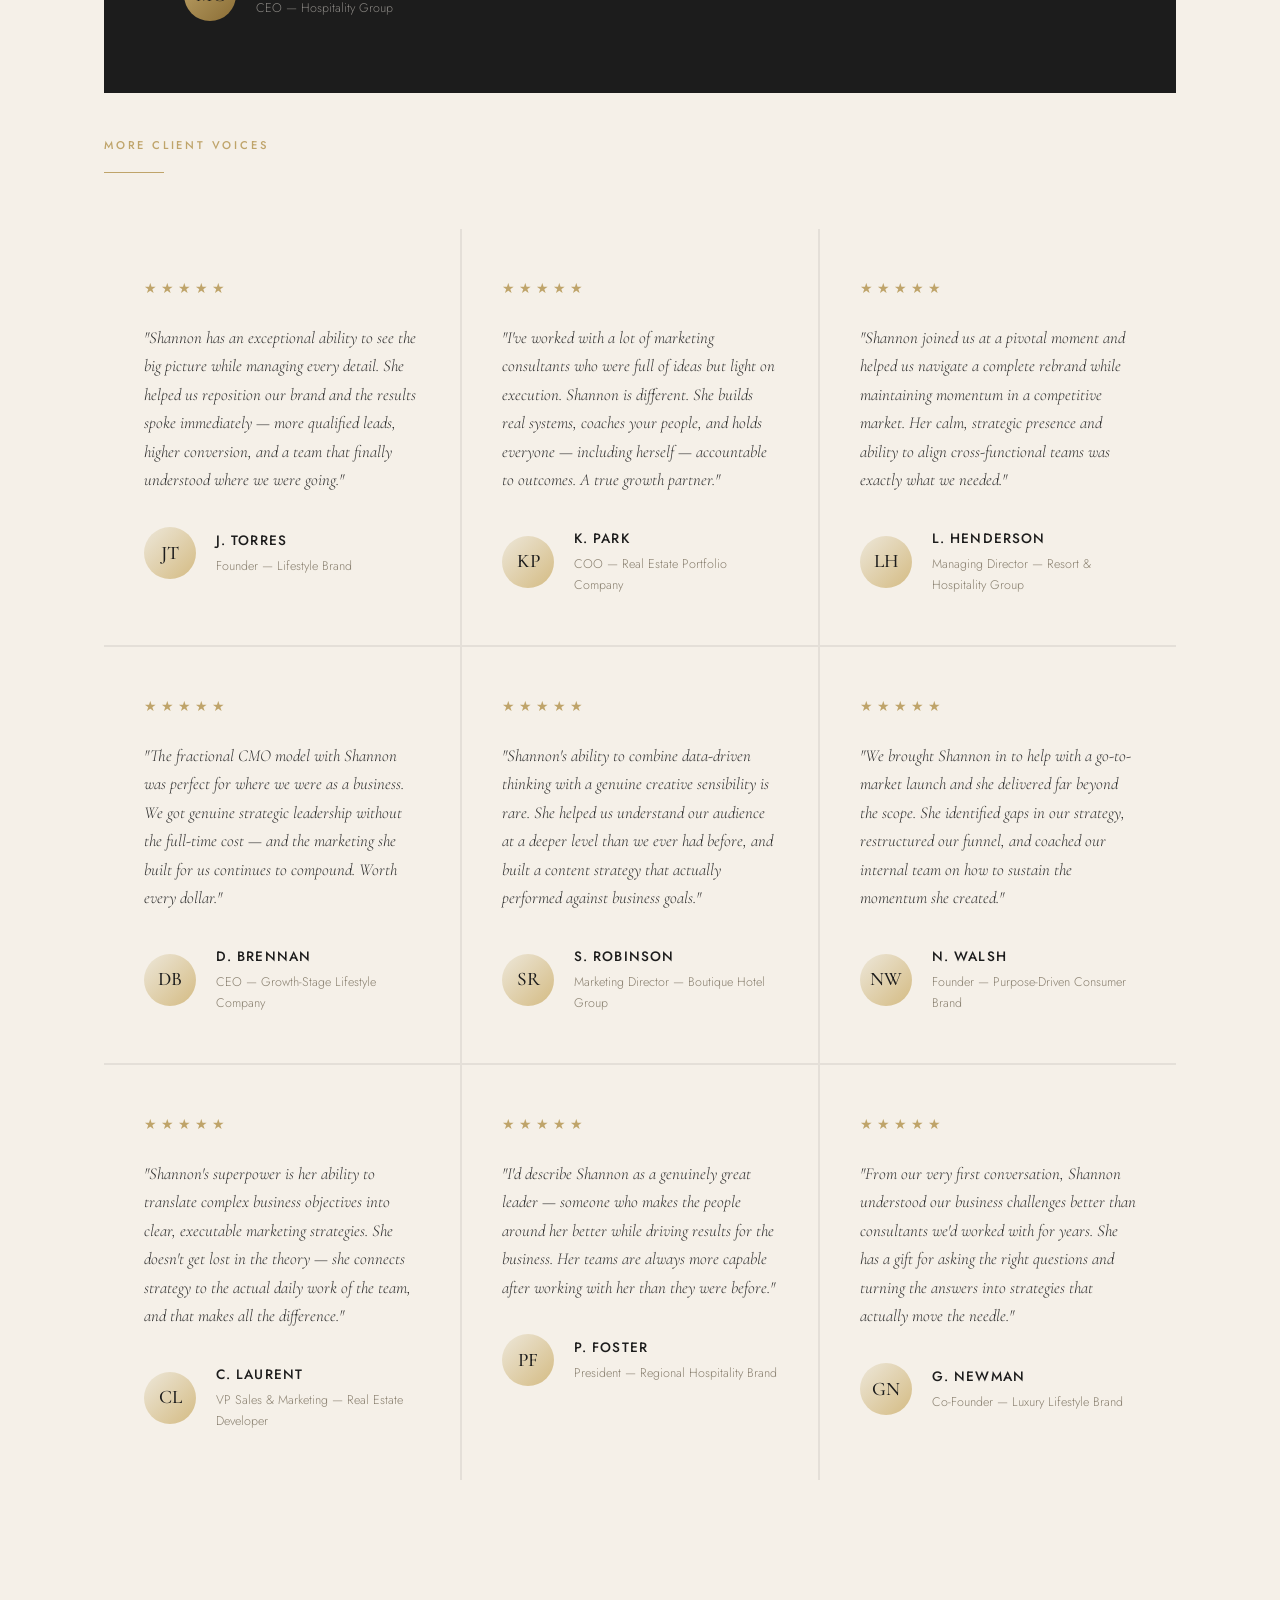
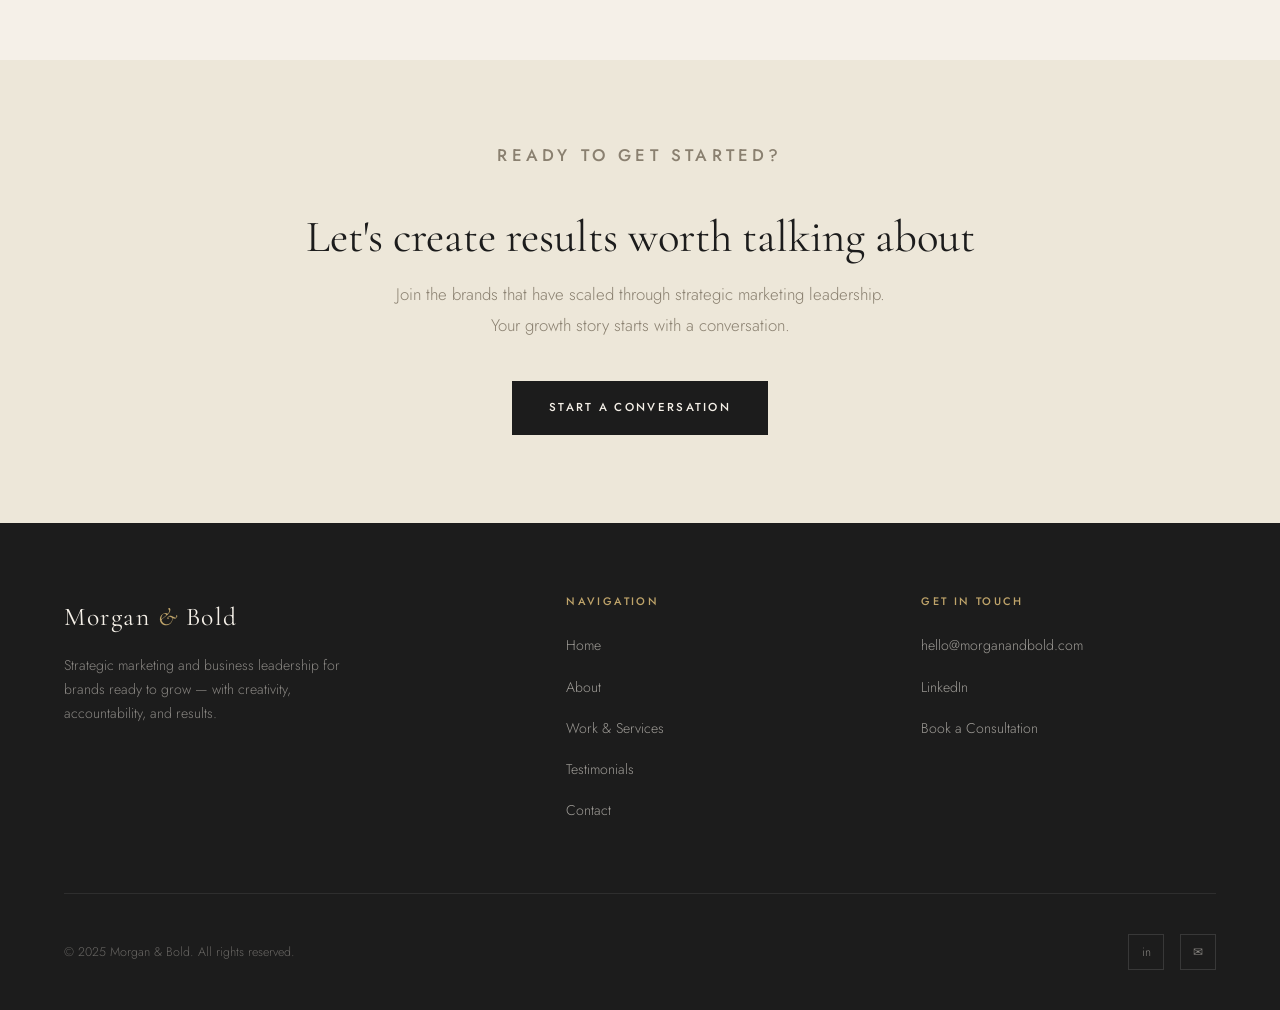
<file: testimonials.html>
<!DOCTYPE html>
<html lang="en">
<head>
  <meta charset="UTF-8" />
  <meta name="viewport" content="width=device-width, initial-scale=1.0" />
  <title>Testimonials — Morgan &amp; Bold</title>
  <meta name="description" content="What clients and colleagues say about working with Shannon Lee Morgan — strategic marketing leader." />
  <link rel="stylesheet" href="css/style.css" />
</head>
<body>

  <!-- ══ NAVIGATION ══ -->
  <nav>
    <a href="index.html" class="nav-logo">Morgan <em>&amp;</em> Bold</a>
    <div class="nav-links">
      <a href="index.html">Home</a>
      <a href="about.html">About</a>
      <a href="work.html">Work</a>
      <a href="testimonials.html" class="active">Testimonials</a>
      <a href="contact.html">Contact</a>
      <a href="contact.html" class="nav-cta">Let's Talk</a>
    </div>
    <button class="hamburger" aria-label="Menu">
      <span></span><span></span><span></span>
    </button>
  </nav>
  <div class="mobile-menu">
    <a href="index.html">Home</a>
    <a href="about.html">About</a>
    <a href="work.html">Work</a>
    <a href="testimonials.html">Testimonials</a>
    <a href="contact.html">Contact</a>
  </div>

  <!-- ══ PAGE HERO ══ -->
  <div class="page-hero">
    <div class="container">
      <p class="section-label">What Clients Say</p>
      <h1>Words from the<br>people we've <em>grown</em> with</h1>
      <p class="page-hero-sub">Every relationship is built on trust, transparency, and results. Here's what clients and collaborators have to say.</p>
    </div>
  </div>

  <!-- ══ INTRO ══ -->
  <div class="container">
    <div class="testimonials-intro" data-reveal>
      <p>Shannon has worked with founders, executives, investors, and marketing teams across real estate, hospitality, and lifestyle brands. These testimonials reflect the partnerships that have shaped her approach to growth leadership.</p>
    </div>
  </div>

  <!-- ══ FEATURED TESTIMONIALS ══ -->
  <section class="testimonials-featured">
    <div class="container">

      <div class="testimonial-featured-card" data-reveal>
        <blockquote>
          "Shannon doesn't just think strategically — she builds the systems that make strategy real. Our marketing was fragmented and our pipeline unpredictable before she joined. Within two quarters, we had a fully aligned growth function tied directly to revenue. She's the rare leader who can sit in the boardroom and roll up her sleeves in the same week."
        </blockquote>
        <div class="testimonial-author">
          <div class="author-avatar">AR</div>
          <div>
            <div class="author-name">A. Richardson</div>
            <div class="author-title">VP Operations — Multi-Market Real Estate Development Firm</div>
          </div>
        </div>
      </div>

      <div class="testimonial-featured-card" style="margin-top:2px;" data-reveal data-reveal-delay="100">
        <blockquote>
          "Working with Shannon transformed how we think about marketing. She helped us move from running campaigns to building a real growth engine. The demand increase we achieved in under a year wouldn't have been possible without her strategic clarity and ability to execute at every level."
        </blockquote>
        <div class="testimonial-author">
          <div class="author-avatar">MC</div>
          <div>
            <div class="author-name">M. Callahan</div>
            <div class="author-title">CEO — Hospitality Group</div>
          </div>
        </div>
      </div>

    </div>
  </section>

  <!-- ══ TESTIMONIALS GRID ══ -->
  <section style="padding:0 0 100px;">
    <div class="container">
      <p class="section-label" data-reveal>More Client Voices</p>
      <div class="divider" style="margin-top:16px;margin-bottom:56px;" data-reveal data-reveal-delay="100"></div>

      <div class="testimonials-grid">

        <div class="testimonial-card" data-reveal data-reveal-delay="100">
          <div class="testimonial-stars">
            <span class="star">★</span><span class="star">★</span><span class="star">★</span><span class="star">★</span><span class="star">★</span>
          </div>
          <blockquote>
            "Shannon has an exceptional ability to see the big picture while managing every detail. She helped us reposition our brand and the results spoke immediately — more qualified leads, higher conversion, and a team that finally understood where we were going."
          </blockquote>
          <div class="testimonial-author">
            <div class="author-avatar">JT</div>
            <div>
              <div class="author-name">J. Torres</div>
              <div class="author-title">Founder — Lifestyle Brand</div>
            </div>
          </div>
        </div>

        <div class="testimonial-card" data-reveal data-reveal-delay="150">
          <div class="testimonial-stars">
            <span class="star">★</span><span class="star">★</span><span class="star">★</span><span class="star">★</span><span class="star">★</span>
          </div>
          <blockquote>
            "I've worked with a lot of marketing consultants who were full of ideas but light on execution. Shannon is different. She builds real systems, coaches your people, and holds everyone — including herself — accountable to outcomes. A true growth partner."
          </blockquote>
          <div class="testimonial-author">
            <div class="author-avatar">KP</div>
            <div>
              <div class="author-name">K. Park</div>
              <div class="author-title">COO — Real Estate Portfolio Company</div>
            </div>
          </div>
        </div>

        <div class="testimonial-card" data-reveal data-reveal-delay="200">
          <div class="testimonial-stars">
            <span class="star">★</span><span class="star">★</span><span class="star">★</span><span class="star">★</span><span class="star">★</span>
          </div>
          <blockquote>
            "Shannon joined us at a pivotal moment and helped us navigate a complete rebrand while maintaining momentum in a competitive market. Her calm, strategic presence and ability to align cross-functional teams was exactly what we needed."
          </blockquote>
          <div class="testimonial-author">
            <div class="author-avatar">LH</div>
            <div>
              <div class="author-name">L. Henderson</div>
              <div class="author-title">Managing Director — Resort &amp; Hospitality Group</div>
            </div>
          </div>
        </div>

        <div class="testimonial-card" data-reveal data-reveal-delay="100">
          <div class="testimonial-stars">
            <span class="star">★</span><span class="star">★</span><span class="star">★</span><span class="star">★</span><span class="star">★</span>
          </div>
          <blockquote>
            "The fractional CMO model with Shannon was perfect for where we were as a business. We got genuine strategic leadership without the full-time cost — and the marketing she built for us continues to compound. Worth every dollar."
          </blockquote>
          <div class="testimonial-author">
            <div class="author-avatar">DB</div>
            <div>
              <div class="author-name">D. Brennan</div>
              <div class="author-title">CEO — Growth-Stage Lifestyle Company</div>
            </div>
          </div>
        </div>

        <div class="testimonial-card" data-reveal data-reveal-delay="150">
          <div class="testimonial-stars">
            <span class="star">★</span><span class="star">★</span><span class="star">★</span><span class="star">★</span><span class="star">★</span>
          </div>
          <blockquote>
            "Shannon's ability to combine data-driven thinking with a genuine creative sensibility is rare. She helped us understand our audience at a deeper level than we ever had before, and built a content strategy that actually performed against business goals."
          </blockquote>
          <div class="testimonial-author">
            <div class="author-avatar">SR</div>
            <div>
              <div class="author-name">S. Robinson</div>
              <div class="author-title">Marketing Director — Boutique Hotel Group</div>
            </div>
          </div>
        </div>

        <div class="testimonial-card" data-reveal data-reveal-delay="200">
          <div class="testimonial-stars">
            <span class="star">★</span><span class="star">★</span><span class="star">★</span><span class="star">★</span><span class="star">★</span>
          </div>
          <blockquote>
            "We brought Shannon in to help with a go-to-market launch and she delivered far beyond the scope. She identified gaps in our strategy, restructured our funnel, and coached our internal team on how to sustain the momentum she created."
          </blockquote>
          <div class="testimonial-author">
            <div class="author-avatar">NW</div>
            <div>
              <div class="author-name">N. Walsh</div>
              <div class="author-title">Founder — Purpose-Driven Consumer Brand</div>
            </div>
          </div>
        </div>

        <div class="testimonial-card" data-reveal data-reveal-delay="100">
          <div class="testimonial-stars">
            <span class="star">★</span><span class="star">★</span><span class="star">★</span><span class="star">★</span><span class="star">★</span>
          </div>
          <blockquote>
            "Shannon's superpower is her ability to translate complex business objectives into clear, executable marketing strategies. She doesn't get lost in the theory — she connects strategy to the actual daily work of the team, and that makes all the difference."
          </blockquote>
          <div class="testimonial-author">
            <div class="author-avatar">CL</div>
            <div>
              <div class="author-name">C. Laurent</div>
              <div class="author-title">VP Sales &amp; Marketing — Real Estate Developer</div>
            </div>
          </div>
        </div>

        <div class="testimonial-card" data-reveal data-reveal-delay="150">
          <div class="testimonial-stars">
            <span class="star">★</span><span class="star">★</span><span class="star">★</span><span class="star">★</span><span class="star">★</span>
          </div>
          <blockquote>
            "I'd describe Shannon as a genuinely great leader — someone who makes the people around her better while driving results for the business. Her teams are always more capable after working with her than they were before."
          </blockquote>
          <div class="testimonial-author">
            <div class="author-avatar">PF</div>
            <div>
              <div class="author-name">P. Foster</div>
              <div class="author-title">President — Regional Hospitality Brand</div>
            </div>
          </div>
        </div>

        <div class="testimonial-card" data-reveal data-reveal-delay="200">
          <div class="testimonial-stars">
            <span class="star">★</span><span class="star">★</span><span class="star">★</span><span class="star">★</span><span class="star">★</span>
          </div>
          <blockquote>
            "From our very first conversation, Shannon understood our business challenges better than consultants we'd worked with for years. She has a gift for asking the right questions and turning the answers into strategies that actually move the needle."
          </blockquote>
          <div class="testimonial-author">
            <div class="author-avatar">GN</div>
            <div>
              <div class="author-name">G. Newman</div>
              <div class="author-title">Co-Founder — Luxury Lifestyle Brand</div>
            </div>
          </div>
        </div>

      </div>
    </div>
  </section>

  <!-- ══ CTA ══ -->
  <section class="cta-banner">
    <div class="container">
      <p class="section-label" style="justify-content:center;display:flex;" data-reveal>Ready to Get Started?</p>
      <h2 data-reveal data-reveal-delay="100">Let's create results worth talking about</h2>
      <p data-reveal data-reveal-delay="200">Join the brands that have scaled through strategic marketing leadership. Your growth story starts with a conversation.</p>
      <a href="contact.html" class="btn btn-filled" data-reveal data-reveal-delay="300"><span>Start a Conversation</span></a>
    </div>
  </section>

  <!-- ══ FOOTER ══ -->
  <footer>
    <div class="footer-top">
      <div>
        <div class="footer-brand-name">Morgan <em>&amp;</em> Bold</div>
        <p class="footer-tagline">Strategic marketing and business leadership for brands ready to grow — with creativity, accountability, and results.</p>
      </div>
      <div class="footer-col">
        <h4>Navigation</h4>
        <ul>
          <li><a href="index.html">Home</a></li>
          <li><a href="about.html">About</a></li>
          <li><a href="work.html">Work &amp; Services</a></li>
          <li><a href="testimonials.html">Testimonials</a></li>
          <li><a href="contact.html">Contact</a></li>
        </ul>
      </div>
      <div class="footer-col">
        <h4>Get in Touch</h4>
        <ul>
          <li><a href="mailto:hello@morganandbold.com">hello@morganandbold.com</a></li>
          <li><a href="https://linkedin.com/in/shannonleemorgan" target="_blank">LinkedIn</a></li>
          <li><a href="contact.html">Book a Consultation</a></li>
        </ul>
      </div>
    </div>
    <div class="footer-bottom">
      <p class="footer-copy">&copy; 2025 Morgan &amp; Bold. All rights reserved.</p>
      <div class="footer-social">
        <a href="https://linkedin.com/in/shannonleemorgan" target="_blank" aria-label="LinkedIn">in</a>
        <a href="mailto:hello@morganandbold.com" aria-label="Email">✉</a>
      </div>
    </div>
  </footer>

  <script src="js/main.js"></script>
</body>
</html>
</file>
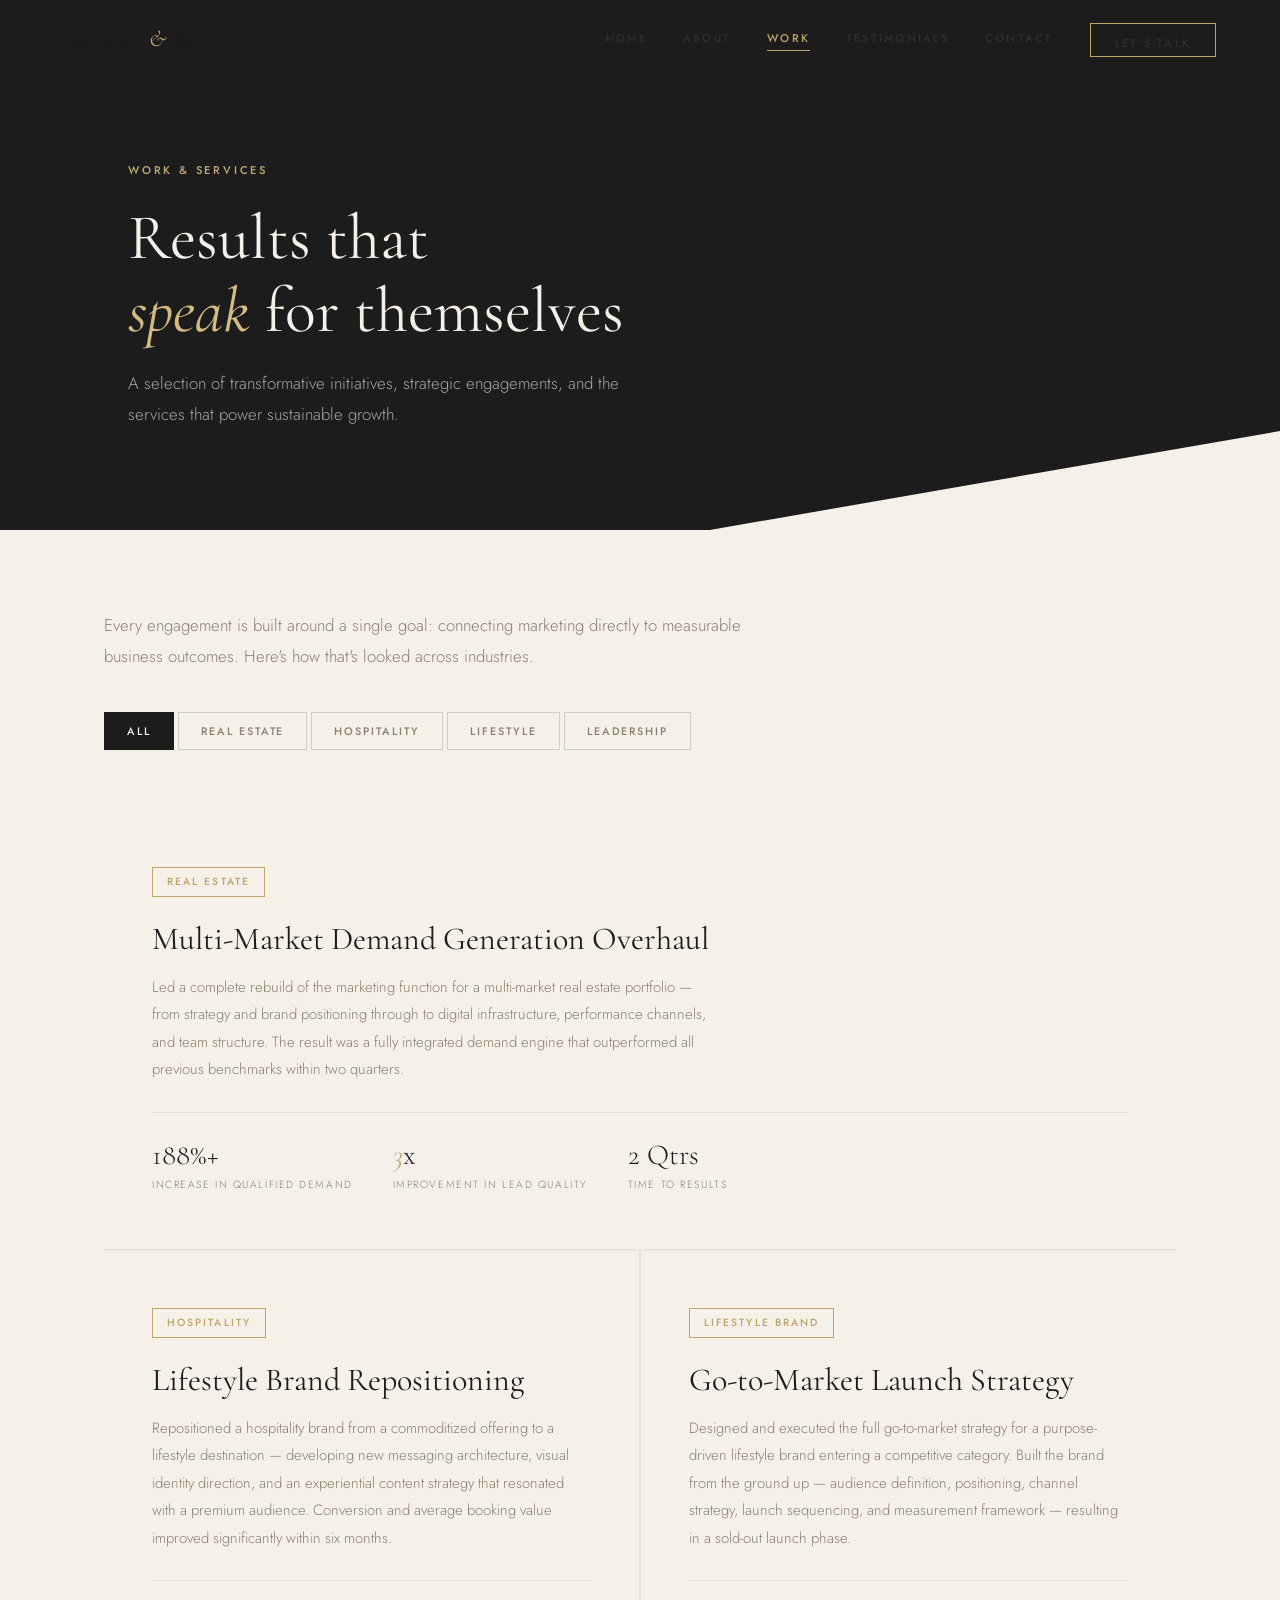
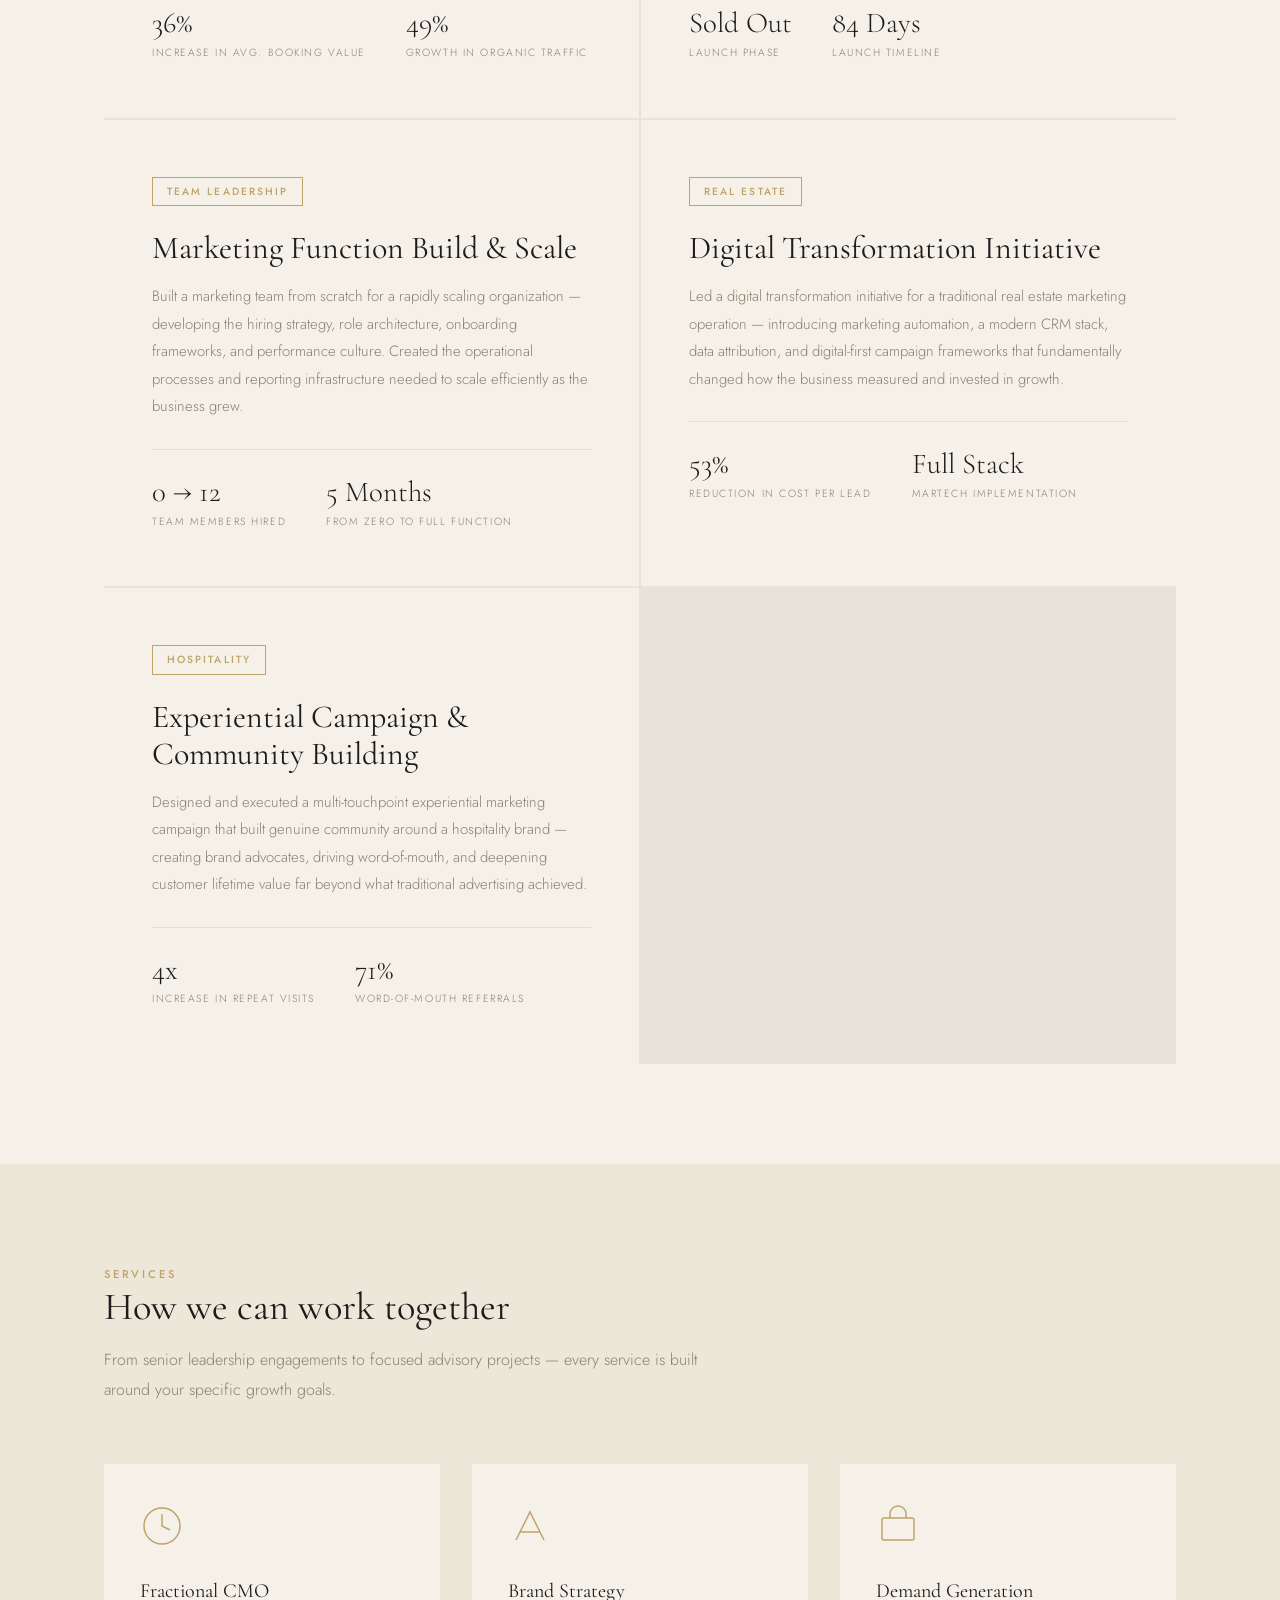
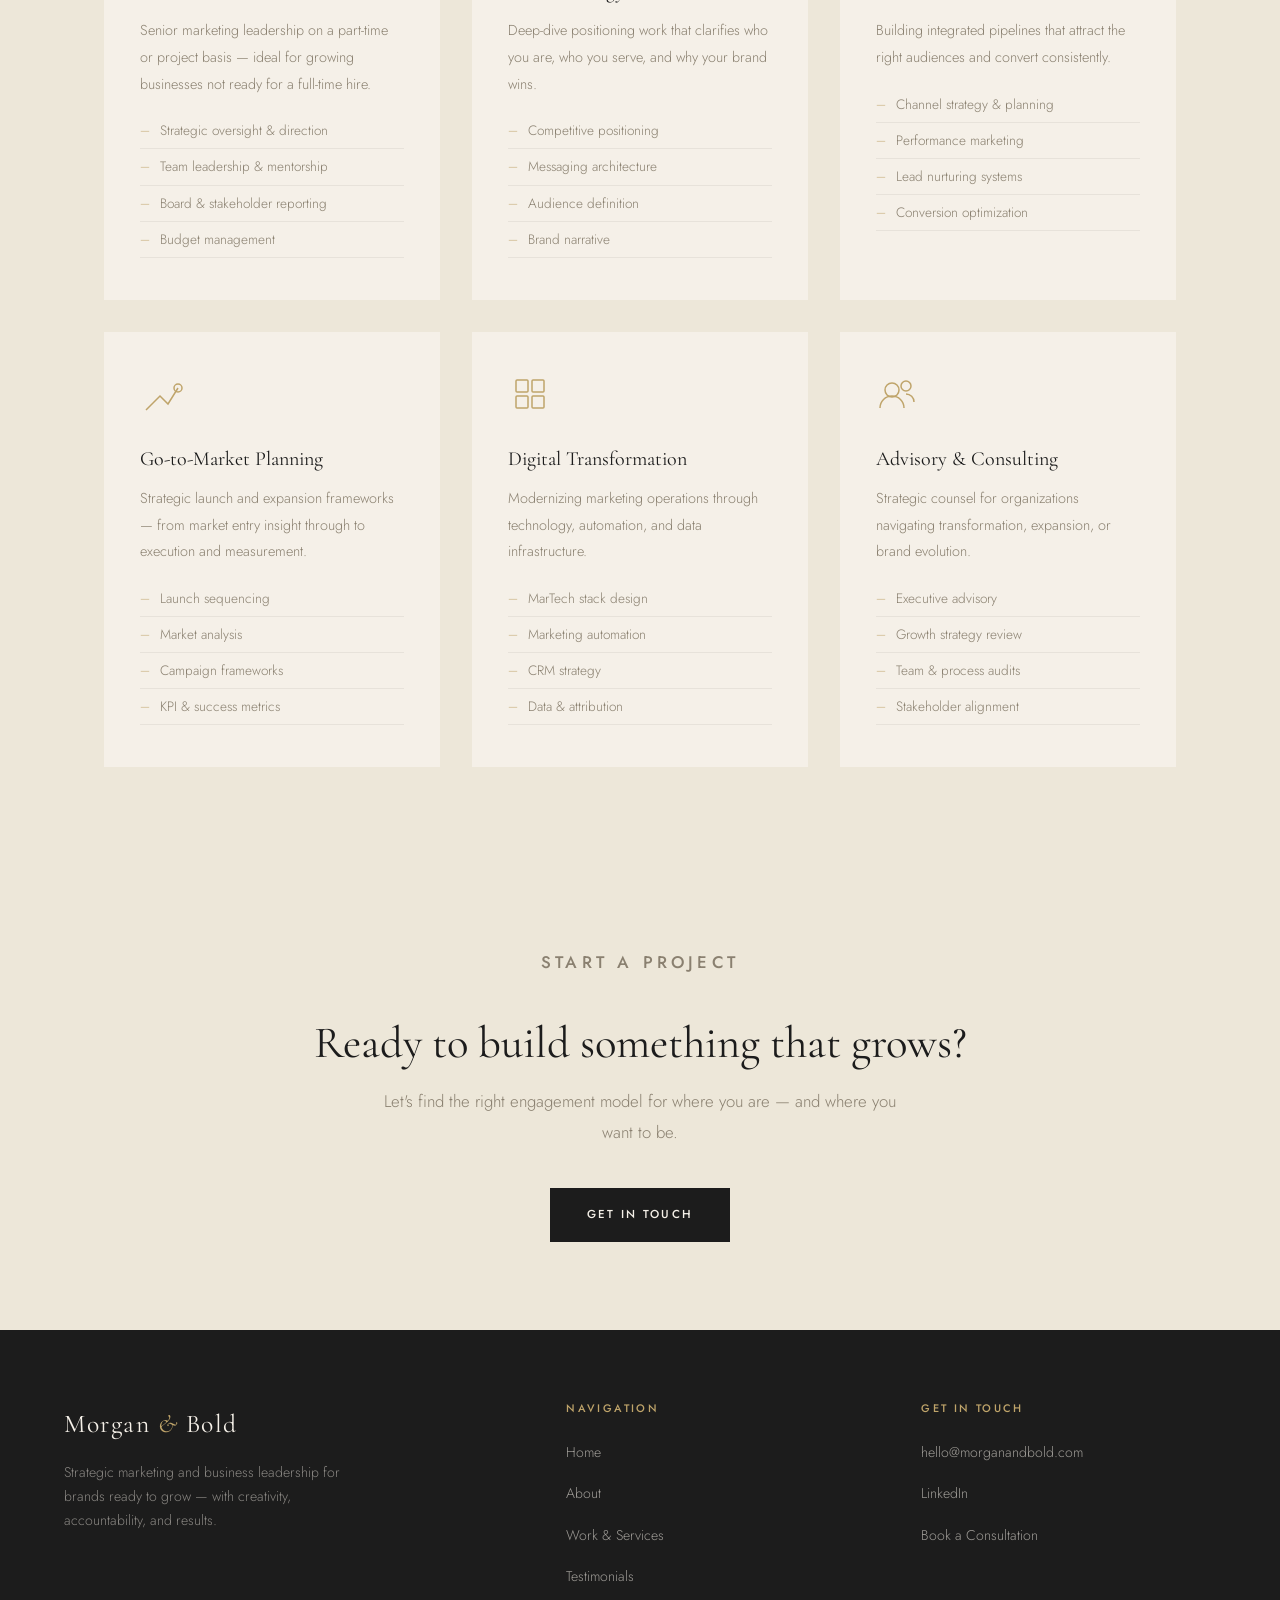
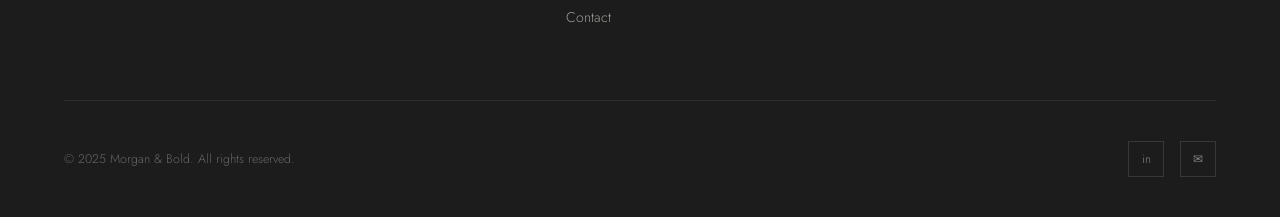
<file: work.html>
<!DOCTYPE html>
<html lang="en">
<head>
  <meta charset="UTF-8" />
  <meta name="viewport" content="width=device-width, initial-scale=1.0" />
  <title>Work &amp; Services — Morgan &amp; Bold</title>
  <meta name="description" content="Case studies, results, and services from Morgan & Bold — strategic marketing leadership by Shannon Lee Morgan." />
  <link rel="stylesheet" href="css/style.css" />
</head>
<body>

  <!-- ══ NAVIGATION ══ -->
  <nav>
    <a href="index.html" class="nav-logo">Morgan <em>&amp;</em> Bold</a>
    <div class="nav-links">
      <a href="index.html">Home</a>
      <a href="about.html">About</a>
      <a href="work.html" class="active">Work</a>
      <a href="testimonials.html">Testimonials</a>
      <a href="contact.html">Contact</a>
      <a href="contact.html" class="nav-cta">Let's Talk</a>
    </div>
    <button class="hamburger" aria-label="Menu">
      <span></span><span></span><span></span>
    </button>
  </nav>
  <div class="mobile-menu">
    <a href="index.html">Home</a>
    <a href="about.html">About</a>
    <a href="work.html">Work</a>
    <a href="testimonials.html">Testimonials</a>
    <a href="contact.html">Contact</a>
  </div>

  <!-- ══ PAGE HERO ══ -->
  <div class="page-hero">
    <div class="container">
      <p class="section-label">Work &amp; Services</p>
      <h1>Results that<br><em>speak</em> for themselves</h1>
      <p class="page-hero-sub">A selection of transformative initiatives, strategic engagements, and the services that power sustainable growth.</p>
    </div>
  </div>

  <!-- ══ WORK INTRO ══ -->
  <div class="container">
    <div class="work-intro" data-reveal>
      <p>Every engagement is built around a single goal: connecting marketing directly to measurable business outcomes. Here's how that's looked across industries.</p>
    </div>

    <!-- Filter -->
    <div class="work-filter" data-reveal data-reveal-delay="100">
      <button class="filter-btn active" data-filter="all">All</button>
      <button class="filter-btn" data-filter="real-estate">Real Estate</button>
      <button class="filter-btn" data-filter="hospitality">Hospitality</button>
      <button class="filter-btn" data-filter="lifestyle">Lifestyle</button>
      <button class="filter-btn" data-filter="leadership">Leadership</button>
    </div>
  </div>

  <!-- ══ WORK CARDS ══ -->
  <div class="container" style="padding-bottom:100px;">
    <div class="work-grid">

      <!-- FEATURED -->
      <div class="work-card" data-category="real-estate" data-reveal>
        <span class="work-tag">Real Estate</span>
        <h3>Multi-Market Demand Generation Overhaul</h3>
        <p>Led a complete rebuild of the marketing function for a multi-market real estate portfolio — from strategy and brand positioning through to digital infrastructure, performance channels, and team structure. The result was a fully integrated demand engine that outperformed all previous benchmarks within two quarters.</p>
        <div class="work-metrics">
          <div class="metric">
            <div class="metric-val"><span data-count="200" data-suffix="%+">200%+</span></div>
            <div class="metric-label">Increase in Qualified Demand</div>
          </div>
          <div class="metric">
            <div class="metric-val"><em>3</em>x</div>
            <div class="metric-label">Improvement in Lead Quality</div>
          </div>
          <div class="metric">
            <div class="metric-val"><span data-count="2">2</span> Qtrs</div>
            <div class="metric-label">Time to Results</div>
          </div>
        </div>
      </div>

      <!-- CARD 2 -->
      <div class="work-card" data-category="hospitality" data-reveal data-reveal-delay="100">
        <span class="work-tag">Hospitality</span>
        <h3>Lifestyle Brand Repositioning</h3>
        <p>Repositioned a hospitality brand from a commoditized offering to a lifestyle destination — developing new messaging architecture, visual identity direction, and an experiential content strategy that resonated with a premium audience. Conversion and average booking value improved significantly within six months.</p>
        <div class="work-metrics">
          <div class="metric">
            <div class="metric-val"><span data-count="38" data-suffix="%">38%</span></div>
            <div class="metric-label">Increase in Avg. Booking Value</div>
          </div>
          <div class="metric">
            <div class="metric-val"><span data-count="52" data-suffix="%">52%</span></div>
            <div class="metric-label">Growth in Organic Traffic</div>
          </div>
        </div>
      </div>

      <!-- CARD 3 -->
      <div class="work-card" data-category="lifestyle" data-reveal data-reveal-delay="150">
        <span class="work-tag">Lifestyle Brand</span>
        <h3>Go-to-Market Launch Strategy</h3>
        <p>Designed and executed the full go-to-market strategy for a purpose-driven lifestyle brand entering a competitive category. Built the brand from the ground up — audience definition, positioning, channel strategy, launch sequencing, and measurement framework — resulting in a sold-out launch phase.</p>
        <div class="work-metrics">
          <div class="metric">
            <div class="metric-val">Sold Out</div>
            <div class="metric-label">Launch Phase</div>
          </div>
          <div class="metric">
            <div class="metric-val"><span data-count="90" data-suffix=" Days">90 Days</span></div>
            <div class="metric-label">Launch Timeline</div>
          </div>
        </div>
      </div>

      <!-- CARD 4 -->
      <div class="work-card" data-category="leadership" data-reveal data-reveal-delay="100">
        <span class="work-tag">Team Leadership</span>
        <h3>Marketing Function Build &amp; Scale</h3>
        <p>Built a marketing team from scratch for a rapidly scaling organization — developing the hiring strategy, role architecture, onboarding frameworks, and performance culture. Created the operational processes and reporting infrastructure needed to scale efficiently as the business grew.</p>
        <div class="work-metrics">
          <div class="metric">
            <div class="metric-val"><span data-count="0" data-suffix=" → 12">0 → 12</span></div>
            <div class="metric-label">Team Members Hired</div>
          </div>
          <div class="metric">
            <div class="metric-val"><span data-count="6" data-suffix=" Months">6 Months</span></div>
            <div class="metric-label">From Zero to Full Function</div>
          </div>
        </div>
      </div>

      <!-- CARD 5 -->
      <div class="work-card" data-category="real-estate" data-reveal data-reveal-delay="150">
        <span class="work-tag">Real Estate</span>
        <h3>Digital Transformation Initiative</h3>
        <p>Led a digital transformation initiative for a traditional real estate marketing operation — introducing marketing automation, a modern CRM stack, data attribution, and digital-first campaign frameworks that fundamentally changed how the business measured and invested in growth.</p>
        <div class="work-metrics">
          <div class="metric">
            <div class="metric-val"><span data-count="60" data-suffix="%">60%</span></div>
            <div class="metric-label">Reduction in Cost Per Lead</div>
          </div>
          <div class="metric">
            <div class="metric-val">Full Stack</div>
            <div class="metric-label">MarTech Implementation</div>
          </div>
        </div>
      </div>

      <!-- CARD 6 -->
      <div class="work-card" data-category="hospitality" data-reveal data-reveal-delay="100">
        <span class="work-tag">Hospitality</span>
        <h3>Experiential Campaign &amp; Community Building</h3>
        <p>Designed and executed a multi-touchpoint experiential marketing campaign that built genuine community around a hospitality brand — creating brand advocates, driving word-of-mouth, and deepening customer lifetime value far beyond what traditional advertising achieved.</p>
        <div class="work-metrics">
          <div class="metric">
            <div class="metric-val"><span data-count="4" data-suffix="x">4x</span></div>
            <div class="metric-label">Increase in Repeat Visits</div>
          </div>
          <div class="metric">
            <div class="metric-val"><span data-count="80" data-suffix="%">80%</span></div>
            <div class="metric-label">Word-of-Mouth Referrals</div>
          </div>
        </div>
      </div>

    </div>
  </div>

  <!-- ══ SERVICES FULL ══ -->
  <section class="services-full">
    <div class="container">
      <p class="section-label" data-reveal>Services</p>
      <h2 data-reveal data-reveal-delay="100">How we can work together</h2>
      <p style="color:var(--mid);max-width:600px;margin-top:16px;" data-reveal data-reveal-delay="150">From senior leadership engagements to focused advisory projects — every service is built around your specific growth goals.</p>

      <div class="services-full-grid">

        <div class="service-full-card" data-reveal data-reveal-delay="100">
          <svg class="service-icon" viewBox="0 0 44 44" fill="none" stroke="currentColor" stroke-width="1.5">
            <circle cx="22" cy="22" r="18"/><path d="M22 10v12l8 4"/>
          </svg>
          <h3>Fractional CMO</h3>
          <p style="font-size:0.9rem;color:var(--mid);margin-bottom:16px;">Senior marketing leadership on a part-time or project basis — ideal for growing businesses not ready for a full-time hire.</p>
          <ul>
            <li>Strategic oversight &amp; direction</li>
            <li>Team leadership &amp; mentorship</li>
            <li>Board &amp; stakeholder reporting</li>
            <li>Budget management</li>
          </ul>
        </div>

        <div class="service-full-card" data-reveal data-reveal-delay="150">
          <svg class="service-icon" viewBox="0 0 44 44" fill="none" stroke="currentColor" stroke-width="1.5">
            <path d="M8 36L22 8l14 28"/><path d="M12 28h20"/>
          </svg>
          <h3>Brand Strategy</h3>
          <p style="font-size:0.9rem;color:var(--mid);margin-bottom:16px;">Deep-dive positioning work that clarifies who you are, who you serve, and why your brand wins.</p>
          <ul>
            <li>Competitive positioning</li>
            <li>Messaging architecture</li>
            <li>Audience definition</li>
            <li>Brand narrative</li>
          </ul>
        </div>

        <div class="service-full-card" data-reveal data-reveal-delay="200">
          <svg class="service-icon" viewBox="0 0 44 44" fill="none" stroke="currentColor" stroke-width="1.5">
            <rect x="6" y="14" width="32" height="22" rx="2"/><path d="M14 14V10a8 8 0 0116 0v4"/>
          </svg>
          <h3>Demand Generation</h3>
          <p style="font-size:0.9rem;color:var(--mid);margin-bottom:16px;">Building integrated pipelines that attract the right audiences and convert consistently.</p>
          <ul>
            <li>Channel strategy &amp; planning</li>
            <li>Performance marketing</li>
            <li>Lead nurturing systems</li>
            <li>Conversion optimization</li>
          </ul>
        </div>

        <div class="service-full-card" data-reveal data-reveal-delay="250">
          <svg class="service-icon" viewBox="0 0 44 44" fill="none" stroke="currentColor" stroke-width="1.5">
            <path d="M6 38l14-14 8 8 10-16"/><circle cx="38" cy="16" r="4"/>
          </svg>
          <h3>Go-to-Market Planning</h3>
          <p style="font-size:0.9rem;color:var(--mid);margin-bottom:16px;">Strategic launch and expansion frameworks — from market entry insight through to execution and measurement.</p>
          <ul>
            <li>Launch sequencing</li>
            <li>Market analysis</li>
            <li>Campaign frameworks</li>
            <li>KPI &amp; success metrics</li>
          </ul>
        </div>

        <div class="service-full-card" data-reveal data-reveal-delay="300">
          <svg class="service-icon" viewBox="0 0 44 44" fill="none" stroke="currentColor" stroke-width="1.5">
            <rect x="8" y="8" width="12" height="12" rx="1"/><rect x="24" y="8" width="12" height="12" rx="1"/>
            <rect x="8" y="24" width="12" height="12" rx="1"/><rect x="24" y="24" width="12" height="12" rx="1"/>
          </svg>
          <h3>Digital Transformation</h3>
          <p style="font-size:0.9rem;color:var(--mid);margin-bottom:16px;">Modernizing marketing operations through technology, automation, and data infrastructure.</p>
          <ul>
            <li>MarTech stack design</li>
            <li>Marketing automation</li>
            <li>CRM strategy</li>
            <li>Data &amp; attribution</li>
          </ul>
        </div>

        <div class="service-full-card" data-reveal data-reveal-delay="350">
          <svg class="service-icon" viewBox="0 0 44 44" fill="none" stroke="currentColor" stroke-width="1.5">
            <circle cx="16" cy="18" r="7"/><circle cx="30" cy="14" r="5"/>
            <path d="M4 36c0-6.627 5.373-12 12-12s12 5.373 12 12"/><path d="M30 22c4.418 0 8 3.582 8 8"/>
          </svg>
          <h3>Advisory &amp; Consulting</h3>
          <p style="font-size:0.9rem;color:var(--mid);margin-bottom:16px;">Strategic counsel for organizations navigating transformation, expansion, or brand evolution.</p>
          <ul>
            <li>Executive advisory</li>
            <li>Growth strategy review</li>
            <li>Team &amp; process audits</li>
            <li>Stakeholder alignment</li>
          </ul>
        </div>

      </div>
    </div>
  </section>

  <!-- ══ CTA ══ -->
  <section class="cta-banner">
    <div class="container">
      <p class="section-label" style="justify-content:center;display:flex;" data-reveal>Start a Project</p>
      <h2 data-reveal data-reveal-delay="100">Ready to build something that grows?</h2>
      <p data-reveal data-reveal-delay="200">Let's find the right engagement model for where you are — and where you want to be.</p>
      <a href="contact.html" class="btn btn-filled" data-reveal data-reveal-delay="300"><span>Get in Touch</span></a>
    </div>
  </section>

  <!-- ══ FOOTER ══ -->
  <footer>
    <div class="footer-top">
      <div>
        <div class="footer-brand-name">Morgan <em>&amp;</em> Bold</div>
        <p class="footer-tagline">Strategic marketing and business leadership for brands ready to grow — with creativity, accountability, and results.</p>
      </div>
      <div class="footer-col">
        <h4>Navigation</h4>
        <ul>
          <li><a href="index.html">Home</a></li>
          <li><a href="about.html">About</a></li>
          <li><a href="work.html">Work &amp; Services</a></li>
          <li><a href="testimonials.html">Testimonials</a></li>
          <li><a href="contact.html">Contact</a></li>
        </ul>
      </div>
      <div class="footer-col">
        <h4>Get in Touch</h4>
        <ul>
          <li><a href="mailto:hello@morganandbold.com">hello@morganandbold.com</a></li>
          <li><a href="https://linkedin.com/in/shannonleemorgan" target="_blank">LinkedIn</a></li>
          <li><a href="contact.html">Book a Consultation</a></li>
        </ul>
      </div>
    </div>
    <div class="footer-bottom">
      <p class="footer-copy">&copy; 2025 Morgan &amp; Bold. All rights reserved.</p>
      <div class="footer-social">
        <a href="https://linkedin.com/in/shannonleemorgan" target="_blank" aria-label="LinkedIn">in</a>
        <a href="mailto:hello@morganandbold.com" aria-label="Email">✉</a>
      </div>
    </div>
  </footer>

  <script src="js/main.js"></script>
</body>
</html>
</file>
<file: css/style.css>
/* =============================================
   MORGAN & BOLD — Design System
   Aesthetic: Refined editorial luxury
   ============================================= */

@import url('https://fonts.googleapis.com/css2?family=Cormorant+Garamond:ital,wght@0,300;0,400;0,500;0,600;1,300;1,400&family=Jost:wght@300;400;500;600&display=swap');

:root {
  --cream:    #F5F0E8;
  --warm-off: #EDE7D9;
  --charcoal: #1C1C1C;
  --ink:      #2E2E2E;
  --mid:      #8A8070;
  --sage:     #7A8C72;
  --gold:     #BFA46A;
  --gold-lt:  #D4BB83;
  --white:    #FFFFFF;

  --font-display: 'Cormorant Garamond', Georgia, serif;
  --font-body:    'Jost', sans-serif;

  --max-w: 1200px;
  --nav-h: 80px;
}

/* ── Reset ── */
*, *::before, *::after { box-sizing: border-box; margin: 0; padding: 0; }
html { scroll-behavior: smooth; font-size: 16px; }
body {
  background: var(--cream);
  color: var(--ink);
  font-family: var(--font-body);
  font-weight: 300;
  line-height: 1.7;
  -webkit-font-smoothing: antialiased;
}
img { display: block; max-width: 100%; }
a { color: inherit; text-decoration: none; }
ul { list-style: none; }

/* ── Typography ── */
h1, h2, h3, h4 {
  font-family: var(--font-display);
  font-weight: 400;
  line-height: 1.15;
  color: var(--charcoal);
}
.display { font-size: clamp(3.2rem, 6vw, 6.5rem); font-weight: 300; letter-spacing: -0.02em; }
.section-label {
  font-family: var(--font-body);
  font-size: 0.7rem;
  font-weight: 500;
  letter-spacing: 0.25em;
  text-transform: uppercase;
  color: var(--gold);
}
p { font-size: 1rem; color: var(--ink); line-height: 1.85; }

/* ── Layout ── */
.container { max-width: var(--max-w); margin: 0 auto; padding: 0 5vw; }
.section { padding: 120px 0; }
.section-sm { padding: 80px 0; }

/* ── Divider ── */
.divider { width: 60px; height: 1px; background: var(--gold); margin: 24px 0; }
.divider-center { margin: 24px auto; }

/* ── Buttons ── */
.btn {
  display: inline-block;
  font-family: var(--font-body);
  font-size: 0.72rem;
  font-weight: 500;
  letter-spacing: 0.2em;
  text-transform: uppercase;
  padding: 16px 36px;
  border: 1px solid var(--charcoal);
  color: var(--charcoal);
  background: transparent;
  cursor: pointer;
  transition: color 0.35s;
  position: relative;
  overflow: hidden;
}
.btn::after {
  content: '';
  position: absolute; inset: 0;
  background: var(--charcoal);
  transform: translateY(101%);
  transition: transform 0.38s cubic-bezier(.4,0,.2,1);
  z-index: 0;
}
.btn span { position: relative; z-index: 1; }
.btn:hover { color: var(--cream); }
.btn:hover::after { transform: translateY(0); }

.btn-gold { border-color: var(--gold); color: var(--gold); }
.btn-gold::after { background: var(--gold); }
.btn-gold:hover { color: var(--charcoal); }

.btn-filled { background: var(--charcoal); color: var(--cream); border-color: var(--charcoal); }
.btn-filled::after { background: var(--gold); }
.btn-filled:hover { color: var(--charcoal); }

/* =============================================
   NAVIGATION
   ============================================= */
nav {
  position: fixed; top: 0; left: 0; right: 0;
  z-index: 100;
  height: var(--nav-h);
  display: flex; align-items: center; justify-content: space-between;
  padding: 0 5vw;
  transition: background 0.4s, box-shadow 0.4s;
}
nav.scrolled {
  background: rgba(245,240,232,0.97);
  box-shadow: 0 1px 0 rgba(0,0,0,0.07);
  backdrop-filter: blur(10px);
}
.nav-logo {
  font-family: var(--font-display);
  font-size: 1.45rem;
  font-weight: 400;
  letter-spacing: 0.06em;
  color: var(--charcoal);
  flex-shrink: 0;
}
.nav-logo em { font-style: italic; color: var(--gold); }
.nav-links { display: flex; gap: 36px; align-items: center; }
.nav-links a {
  font-size: 0.7rem;
  font-weight: 500;
  letter-spacing: 0.2em;
  text-transform: uppercase;
  color: var(--ink);
  position: relative;
  padding-bottom: 3px;
  transition: color 0.25s;
}
.nav-links a::after {
  content: '';
  position: absolute; bottom: 0; left: 0;
  width: 0; height: 1px;
  background: var(--gold);
  transition: width 0.3s ease;
}
.nav-links a:hover, .nav-links a.active { color: var(--gold); }
.nav-links a:hover::after, .nav-links a.active::after { width: 100%; }
.nav-cta {
  font-family: var(--font-body);
  font-size: 0.68rem;
  font-weight: 500;
  letter-spacing: 0.2em;
  text-transform: uppercase;
  padding: 10px 24px;
  border: 1px solid var(--gold);
  color: var(--gold);
  transition: background 0.3s, color 0.3s;
}
.nav-cta:hover { background: var(--gold); color: var(--charcoal); }
.nav-cta::after { display: none; }

/* Mobile menu */
.hamburger {
  display: none;
  flex-direction: column;
  gap: 5px;
  cursor: pointer;
  background: none; border: none; padding: 4px;
}
.hamburger span { display: block; width: 24px; height: 1px; background: var(--charcoal); transition: all 0.3s; }
.hamburger.open span:nth-child(1) { transform: translateY(6px) rotate(45deg); }
.hamburger.open span:nth-child(2) { opacity: 0; }
.hamburger.open span:nth-child(3) { transform: translateY(-6px) rotate(-45deg); }

.mobile-menu {
  display: none;
  position: fixed; top: var(--nav-h); left: 0; right: 0;
  background: var(--cream);
  border-top: 1px solid var(--warm-off);
  padding: 32px 5vw 40px;
  z-index: 99;
  box-shadow: 0 20px 40px rgba(0,0,0,0.08);
}
.mobile-menu.open { display: block; }
.mobile-menu a {
  display: block;
  font-size: 0.8rem;
  font-weight: 500;
  letter-spacing: 0.2em;
  text-transform: uppercase;
  color: var(--ink);
  padding: 16px 0;
  border-bottom: 1px solid var(--warm-off);
  transition: color 0.25s;
}
.mobile-menu a:last-child { border-bottom: none; }
.mobile-menu a:hover { color: var(--gold); }

/* =============================================
   HOME — HERO
   ============================================= */
.hero {
  min-height: 100vh;
  display: grid;
  grid-template-columns: 1.1fr 0.9fr;
  align-items: center;
  padding-top: var(--nav-h);
  position: relative;
  overflow: hidden;
  background: var(--cream);
}
.hero-bg-shape {
  position: absolute;
  right: -5%; top: -5%;
  width: 52%; height: 110%;
  background: var(--warm-off);
  clip-path: polygon(18% 0%, 100% 0%, 100% 100%, 0% 100%);
  z-index: 0;
}
.hero-content {
  position: relative; z-index: 1;
  padding: 80px 0 80px 5vw;
  max-width: 640px;
}
.hero-eyebrow {
  display: flex; align-items: center; gap: 16px;
  margin-bottom: 30px;
}
.hero-eyebrow::before {
  content: '';
  display: block; width: 40px; height: 1px;
  background: var(--gold); flex-shrink: 0;
}
.hero-eyebrow span {
  font-size: 0.7rem; font-weight: 500;
  letter-spacing: 0.25em; text-transform: uppercase;
  color: var(--gold);
}
.hero h1 { margin-bottom: 24px; }
.hero h1 em { font-style: italic; color: var(--gold); }
.hero-sub {
  font-size: 1.08rem;
  color: var(--mid);
  max-width: 480px;
  margin-bottom: 48px;
  line-height: 1.85;
}
.hero-cta { display: flex; gap: 18px; flex-wrap: wrap; }

.hero-stats {
  display: flex; gap: 48px;
  margin-top: 64px;
  padding-top: 48px;
  border-top: 1px solid rgba(0,0,0,0.1);
}
.stat-num {
  font-family: var(--font-display);
  font-size: 2.6rem; font-weight: 300;
  color: var(--charcoal); line-height: 1;
}
.stat-num em { font-style: italic; color: var(--gold); }
.stat-label {
  font-size: 0.68rem; letter-spacing: 0.15em;
  text-transform: uppercase; color: var(--mid);
  margin-top: 8px;
}

.hero-image {
  position: relative; z-index: 1;
  display: flex; align-items: center; justify-content: center;
  padding: 80px 5vw 80px 40px;
}
.hero-photo-wrap {
  position: relative;
  width: min(360px, 38vw);
  aspect-ratio: 3/4;
}
.hero-photo-wrap::before {
  content: '';
  position: absolute;
  top: -18px; left: -18px;
  right: 18px; bottom: 18px;
  border: 1px solid var(--gold);
  z-index: 0;
  transition: transform 0.4s ease;
}
.hero-photo-wrap:hover::before {
  transform: translate(6px, 6px);
}
.hero-photo-placeholder {
  position: relative; z-index: 1;
  width: 100%; height: 100%;
  background: linear-gradient(160deg, #2a2520 0%, #4a4035 60%, #5c4f3a 100%);
  display: flex; flex-direction: column;
  align-items: center; justify-content: center;
  gap: 12px;
}
.hero-photo-placeholder svg { opacity: 0.35; }
.hero-photo-placeholder p {
  font-size: 0.65rem; letter-spacing: 0.2em;
  text-transform: uppercase; color: var(--gold-lt);
  opacity: 0.7;
}

/* =============================================
   HOME — INTRO STRIP
   ============================================= */
.intro-strip {
  background: var(--charcoal);
  padding: 56px 0;
}
.intro-strip-inner {
  display: flex; align-items: center; gap: 60px;
  flex-wrap: wrap;
}
.intro-strip-text {
  flex: 1; min-width: 280px;
  font-family: var(--font-display);
  font-size: clamp(1.4rem, 2.5vw, 2rem);
  font-weight: 300;
  color: var(--cream);
  line-height: 1.5;
  font-style: italic;
}
.intro-strip-text strong { font-style: normal; font-weight: 500; color: var(--gold-lt); }
.intro-strip-link {
  flex-shrink: 0;
  font-size: 0.7rem; font-weight: 500;
  letter-spacing: 0.2em; text-transform: uppercase;
  color: var(--gold); border-bottom: 1px solid var(--gold);
  padding-bottom: 3px; transition: opacity 0.25s;
}
.intro-strip-link:hover { opacity: 0.7; }

/* =============================================
   HOME — SERVICES PREVIEW
   ============================================= */
.services-grid {
  display: grid;
  grid-template-columns: repeat(3, 1fr);
  gap: 1px;
  background: rgba(0,0,0,0.08);
  border: 1px solid rgba(0,0,0,0.08);
  margin-top: 64px;
}
.service-card {
  background: var(--cream);
  padding: 52px 40px;
  transition: background 0.35s;
  position: relative;
  overflow: hidden;
}
.service-card::after {
  content: '';
  position: absolute; bottom: 0; left: 40px;
  width: 0; height: 2px;
  background: var(--gold);
  transition: width 0.4s ease;
}
.service-card:hover { background: var(--warm-off); }
.service-card:hover::after { width: calc(100% - 80px); }
.service-num {
  font-family: var(--font-display);
  font-size: 3rem; font-weight: 300;
  color: rgba(0,0,0,0.06); line-height: 1;
  margin-bottom: 24px;
}
.service-card h3 {
  font-size: 1.4rem; margin-bottom: 16px;
}
.service-card p { font-size: 0.9rem; color: var(--mid); }

/* =============================================
   PAGE HERO (inner pages)
   ============================================= */
.page-hero {
  background: var(--charcoal);
  padding: 160px 5vw 100px;
  position: relative;
  overflow: hidden;
}
.page-hero::after {
  content: '';
  position: absolute; right: 0; bottom: -1px;
  width: 45%; height: 100px;
  background: var(--cream);
  clip-path: polygon(100% 0, 100% 100%, 0 100%);
}
.page-hero .section-label { color: var(--gold-lt); opacity: 0.9; }
.page-hero h1 {
  color: var(--cream);
  font-size: clamp(2.8rem, 5vw, 5.5rem);
  margin-top: 20px;
  max-width: 700px;
}
.page-hero h1 em { color: var(--gold-lt); }
.page-hero-sub {
  color: rgba(245,240,232,0.65);
  font-size: 1.05rem;
  margin-top: 20px;
  max-width: 520px;
}

/* =============================================
   ABOUT PAGE
   ============================================= */
.about-intro {
  display: grid;
  grid-template-columns: 0.9fr 1.1fr;
  gap: 80px;
  align-items: center;
  padding: 120px 0;
}
.about-photo-wrap {
  position: relative;
  aspect-ratio: 3/4;
}
.about-photo-wrap::before {
  content: '';
  position: absolute;
  top: -16px; right: -16px;
  bottom: 16px; left: 16px;
  border: 1px solid var(--gold);
  z-index: 0;
}
.about-photo-placeholder {
  position: relative; z-index: 1;
  width: 100%; height: 100%;
  background: linear-gradient(160deg, #2a2520 0%, #4a4035 100%);
  display: flex; flex-direction: column;
  align-items: center; justify-content: center; gap: 12px;
}
.about-photo-placeholder p { font-size: 0.65rem; letter-spacing: 0.2em; text-transform: uppercase; color: var(--gold-lt); opacity: 0.7; }
.about-text h2 { font-size: clamp(2rem, 3.5vw, 3rem); margin-bottom: 20px; }
.about-text .lead {
  font-family: var(--font-display);
  font-size: 1.25rem; font-weight: 300;
  font-style: italic; color: var(--mid);
  margin-bottom: 32px; line-height: 1.7;
}
.about-text p { margin-bottom: 20px; }
.about-text p:last-of-type { margin-bottom: 36px; }

.values-section { background: var(--charcoal); padding: 100px 0; }
.values-section .section-label { color: var(--gold-lt); }
.values-section h2 { color: var(--cream); margin-top: 16px; margin-bottom: 60px; font-size: clamp(2rem, 3vw, 2.8rem); }
.values-grid {
  display: grid;
  grid-template-columns: repeat(2, 1fr);
  gap: 48px 80px;
}
.value-item {}
.value-num {
  font-family: var(--font-display);
  font-size: 1rem; color: var(--gold); font-style: italic;
  margin-bottom: 12px;
}
.value-item h3 { color: var(--cream); font-size: 1.4rem; margin-bottom: 12px; }
.value-item p { color: rgba(245,240,232,0.6); font-size: 0.92rem; }

.expertise-section { padding: 100px 0; }
.expertise-grid {
  display: grid;
  grid-template-columns: repeat(3, 1fr);
  gap: 32px;
  margin-top: 56px;
}
.expertise-pill {
  padding: 28px 32px;
  border: 1px solid rgba(0,0,0,0.1);
  transition: border-color 0.3s, transform 0.3s;
}
.expertise-pill:hover {
  border-color: var(--gold);
  transform: translateY(-4px);
}
.expertise-pill h4 { font-size: 1.1rem; margin-bottom: 8px; }
.expertise-pill p { font-size: 0.85rem; color: var(--mid); }

/* =============================================
   WORK PAGE
   ============================================= */
.work-intro { padding: 80px 0 40px; }
.work-intro p { font-size: 1.05rem; max-width: 680px; color: var(--mid); }

.work-filter {
  display: flex; gap: 4px;
  margin-bottom: 60px; flex-wrap: wrap;
}
.filter-btn {
  font-family: var(--font-body);
  font-size: 0.68rem; font-weight: 500;
  letter-spacing: 0.18em; text-transform: uppercase;
  padding: 10px 22px;
  border: 1px solid rgba(0,0,0,0.15);
  background: transparent; cursor: pointer;
  color: var(--mid); transition: all 0.25s;
}
.filter-btn.active, .filter-btn:hover {
  background: var(--charcoal); color: var(--cream);
  border-color: var(--charcoal);
}

.work-grid {
  display: grid;
  grid-template-columns: repeat(2, 1fr);
  gap: 2px;
  background: rgba(0,0,0,0.06);
}
.work-card {
  background: var(--cream);
  padding: 56px 48px;
  position: relative; overflow: hidden;
  cursor: pointer;
  transition: background 0.35s;
}
.work-card:first-child { grid-column: span 2; }
.work-card::before {
  content: '';
  position: absolute; top: 0; left: 0;
  width: 3px; height: 0;
  background: var(--gold);
  transition: height 0.4s ease;
}
.work-card:hover { background: var(--warm-off); }
.work-card:hover::before { height: 100%; }
.work-tag {
  display: inline-block;
  font-size: 0.65rem; font-weight: 500;
  letter-spacing: 0.2em; text-transform: uppercase;
  color: var(--gold);
  border: 1px solid var(--gold);
  padding: 5px 14px;
  margin-bottom: 24px;
}
.work-card h3 { font-size: clamp(1.4rem, 2.5vw, 2rem); margin-bottom: 16px; }
.work-card p { font-size: 0.93rem; color: var(--mid); max-width: 560px; margin-bottom: 28px; }
.work-metrics {
  display: flex; gap: 40px; flex-wrap: wrap;
  padding-top: 28px;
  border-top: 1px solid rgba(0,0,0,0.08);
}
.metric {}
.metric-val {
  font-family: var(--font-display);
  font-size: 1.8rem; font-weight: 300;
  color: var(--charcoal); line-height: 1;
}
.metric-val em { font-style: italic; color: var(--gold); }
.metric-label {
  font-size: 0.65rem; letter-spacing: 0.15em;
  text-transform: uppercase; color: var(--mid);
  margin-top: 6px;
}

.services-full { padding: 100px 0; background: var(--warm-off); }
.services-full h2 { font-size: clamp(2rem, 3vw, 3rem); margin-bottom: 16px; }
.services-full-grid {
  display: grid;
  grid-template-columns: repeat(3, 1fr);
  gap: 32px;
  margin-top: 60px;
}
.service-full-card {
  background: var(--cream);
  padding: 40px 36px;
  border-bottom: 2px solid transparent;
  transition: border-color 0.3s, transform 0.3s;
}
.service-full-card:hover {
  border-color: var(--gold);
  transform: translateY(-6px);
}
.service-icon {
  width: 44px; height: 44px;
  margin-bottom: 24px;
  color: var(--gold);
}
.service-full-card h3 { font-size: 1.25rem; margin-bottom: 14px; }
.service-full-card ul { margin-top: 16px; }
.service-full-card ul li {
  font-size: 0.85rem; color: var(--mid);
  padding: 6px 0;
  border-bottom: 1px solid rgba(0,0,0,0.06);
  display: flex; align-items: center; gap: 10px;
}
.service-full-card ul li::before {
  content: '—';
  color: var(--gold); font-size: 0.7rem; flex-shrink: 0;
}

/* =============================================
   TESTIMONIALS PAGE
   ============================================= */
.testimonials-intro { padding: 80px 0 20px; max-width: 680px; }
.testimonials-intro p { font-size: 1.05rem; color: var(--mid); }

.testimonials-featured {
  padding: 80px 0 40px;
}
.testimonial-featured-card {
  background: var(--charcoal);
  padding: 72px 80px;
  position: relative;
  overflow: hidden;
  margin-bottom: 2px;
}
.testimonial-featured-card::before {
  content: '\201C';
  position: absolute; top: 20px; left: 56px;
  font-family: var(--font-display);
  font-size: 12rem; line-height: 1;
  color: rgba(191,164,106,0.12);
  pointer-events: none;
}
.testimonial-featured-card blockquote {
  font-family: var(--font-display);
  font-size: clamp(1.3rem, 2.2vw, 1.75rem);
  font-weight: 300; font-style: italic;
  color: var(--cream);
  line-height: 1.65;
  max-width: 820px;
  position: relative; z-index: 1;
  margin-bottom: 40px;
}
.testimonial-author {
  display: flex; align-items: center; gap: 20px;
}
.author-avatar {
  width: 52px; height: 52px;
  border-radius: 50%;
  background: linear-gradient(135deg, var(--gold) 0%, #8a6d35 100%);
  display: flex; align-items: center; justify-content: center;
  font-family: var(--font-display);
  font-size: 1.2rem; color: var(--charcoal); font-weight: 500;
  flex-shrink: 0;
}
.author-name {
  font-family: var(--font-body);
  font-size: 0.85rem; font-weight: 500;
  letter-spacing: 0.08em;
  color: var(--cream);
  text-transform: uppercase;
}
.author-title { font-size: 0.78rem; color: rgba(245,240,232,0.5); margin-top: 4px; }

.testimonials-grid {
  display: grid;
  grid-template-columns: repeat(3, 1fr);
  gap: 2px;
  background: rgba(0,0,0,0.07);
  margin-bottom: 80px;
}
.testimonial-card {
  background: var(--cream);
  padding: 48px 40px;
  transition: background 0.3s;
  position: relative;
}
.testimonial-card:hover { background: var(--warm-off); }
.testimonial-stars {
  display: flex; gap: 4px;
  margin-bottom: 24px;
}
.star { color: var(--gold); font-size: 0.85rem; }
.testimonial-card blockquote {
  font-family: var(--font-display);
  font-size: 1.05rem; font-style: italic;
  color: var(--ink); line-height: 1.7;
  margin-bottom: 32px;
}
.testimonial-card .author-name { color: var(--charcoal); }
.testimonial-card .author-title { color: var(--mid); }
.testimonial-card .author-avatar {
  background: linear-gradient(135deg, var(--warm-off) 0%, var(--gold-lt) 100%);
  color: var(--charcoal);
}

.cta-banner {
  background: var(--warm-off);
  padding: 80px 5vw;
  text-align: center;
}
.cta-banner h2 { font-size: clamp(2rem, 3.5vw, 3.2rem); margin-bottom: 16px; }
.cta-banner p { font-size: 1.05rem; color: var(--mid); max-width: 520px; margin: 0 auto 40px; }

/* =============================================
   CONTACT PAGE
   ============================================= */
.contact-layout {
  display: grid;
  grid-template-columns: 1fr 1.2fr;
  gap: 80px;
  padding: 100px 0;
  align-items: start;
}
.contact-info h2 { font-size: clamp(2rem, 3vw, 2.8rem); margin-bottom: 20px; }
.contact-info .lead {
  font-size: 1.05rem; color: var(--mid);
  margin-bottom: 48px; line-height: 1.85;
}
.contact-item {
  display: flex; gap: 20px;
  margin-bottom: 32px; align-items: flex-start;
}
.contact-icon {
  width: 44px; height: 44px;
  border: 1px solid var(--gold);
  display: flex; align-items: center; justify-content: center;
  color: var(--gold); flex-shrink: 0;
}
.contact-item-label {
  font-size: 0.65rem; font-weight: 500;
  letter-spacing: 0.2em; text-transform: uppercase;
  color: var(--gold); margin-bottom: 6px;
}
.contact-item-value { font-size: 0.95rem; color: var(--ink); }

.contact-form-wrap {
  background: var(--warm-off);
  padding: 56px 52px;
}
.contact-form-wrap h3 {
  font-size: 1.7rem; margin-bottom: 8px;
}
.contact-form-wrap p { font-size: 0.9rem; color: var(--mid); margin-bottom: 40px; }

.form-group { margin-bottom: 28px; }
.form-group label {
  display: block;
  font-size: 0.68rem; font-weight: 500;
  letter-spacing: 0.18em; text-transform: uppercase;
  color: var(--mid); margin-bottom: 10px;
}
.form-group input,
.form-group select,
.form-group textarea {
  width: 100%;
  padding: 14px 18px;
  background: var(--cream);
  border: 1px solid rgba(0,0,0,0.1);
  color: var(--ink);
  font-family: var(--font-body);
  font-size: 0.95rem;
  font-weight: 300;
  outline: none;
  transition: border-color 0.25s;
  appearance: none;
}
.form-group input:focus,
.form-group select:focus,
.form-group textarea:focus { border-color: var(--gold); }
.form-group textarea { min-height: 130px; resize: vertical; }
.form-row { display: grid; grid-template-columns: 1fr 1fr; gap: 20px; }
.form-submit { margin-top: 8px; }
.form-submit .btn { width: 100%; text-align: center; }

.contact-availability {
  background: var(--charcoal);
  padding: 60px 5vw;
  text-align: center;
}
.contact-availability h3 { color: var(--cream); font-size: 1.6rem; margin-bottom: 12px; }
.contact-availability p { color: rgba(245,240,232,0.6); max-width: 520px; margin: 0 auto 32px; }
.avail-tags { display: flex; gap: 12px; justify-content: center; flex-wrap: wrap; }
.avail-tag {
  padding: 10px 24px;
  border: 1px solid rgba(191,164,106,0.4);
  font-size: 0.7rem; font-weight: 500;
  letter-spacing: 0.15em; text-transform: uppercase;
  color: var(--gold-lt);
}

/* =============================================
   FOOTER
   ============================================= */
footer {
  background: var(--charcoal);
  padding: 72px 5vw 40px;
  color: var(--cream);
}
.footer-top {
  display: grid;
  grid-template-columns: 1.5fr 1fr 1fr;
  gap: 60px;
  padding-bottom: 56px;
  border-bottom: 1px solid rgba(255,255,255,0.08);
  margin-bottom: 40px;
}
.footer-brand-name {
  font-family: var(--font-display);
  font-size: 1.6rem; font-weight: 400;
  letter-spacing: 0.06em; margin-bottom: 16px;
}
.footer-brand-name em { font-style: italic; color: var(--gold); }
.footer-tagline { font-size: 0.88rem; color: rgba(245,240,232,0.5); line-height: 1.7; max-width: 280px; }
.footer-col h4 {
  font-family: var(--font-body);
  font-size: 0.68rem; font-weight: 500;
  letter-spacing: 0.22em; text-transform: uppercase;
  color: var(--gold); margin-bottom: 24px;
}
.footer-col ul li { margin-bottom: 14px; }
.footer-col ul li a {
  font-size: 0.88rem; color: rgba(245,240,232,0.6);
  transition: color 0.25s;
}
.footer-col ul li a:hover { color: var(--gold-lt); }
.footer-bottom {
  display: flex; justify-content: space-between; align-items: center;
  flex-wrap: wrap; gap: 16px;
}
.footer-copy { font-size: 0.78rem; color: rgba(245,240,232,0.35); }
.footer-social { display: flex; gap: 16px; }
.footer-social a {
  width: 36px; height: 36px;
  border: 1px solid rgba(255,255,255,0.12);
  display: flex; align-items: center; justify-content: center;
  color: rgba(245,240,232,0.5); font-size: 0.75rem;
  transition: all 0.25s;
}
.footer-social a:hover {
  border-color: var(--gold);
  color: var(--gold);
}

/* =============================================
   ANIMATIONS
   ============================================= */
@keyframes fadeUp {
  from { opacity: 0; transform: translateY(28px); }
  to   { opacity: 1; transform: translateY(0); }
}
.fade-up { animation: fadeUp 0.7s ease both; }
.fade-up-d1 { animation-delay: 0.1s; }
.fade-up-d2 { animation-delay: 0.22s; }
.fade-up-d3 { animation-delay: 0.36s; }
.fade-up-d4 { animation-delay: 0.5s; }

[data-reveal] { opacity: 0; transform: translateY(30px); transition: opacity 0.7s ease, transform 0.7s ease; }
[data-reveal].revealed { opacity: 1; transform: translateY(0); }

/* =============================================
   RESPONSIVE
   ============================================= */
@media (max-width: 1024px) {
  .hero { grid-template-columns: 1fr; min-height: auto; padding: 120px 0 80px; }
  .hero-bg-shape { display: none; }
  .hero-content { padding: 0 5vw; text-align: center; max-width: 100%; }
  .hero-eyebrow { justify-content: center; }
  .hero-sub { margin: 0 auto 48px; }
  .hero-cta { justify-content: center; }
  .hero-stats { justify-content: center; }
  .hero-image { display: none; }
  .services-grid { grid-template-columns: 1fr; }
  .about-intro { grid-template-columns: 1fr; gap: 48px; }
  .about-photo-wrap { max-width: 400px; margin: 0 auto; }
  .values-grid { grid-template-columns: 1fr; }
  .expertise-grid { grid-template-columns: repeat(2, 1fr); }
  .work-card:first-child { grid-column: span 1; }
  .work-grid { grid-template-columns: 1fr; }
  .services-full-grid { grid-template-columns: repeat(2, 1fr); }
  .testimonials-grid { grid-template-columns: 1fr; }
  .testimonial-featured-card { padding: 48px 36px; }
  .contact-layout { grid-template-columns: 1fr; gap: 48px; }
  .footer-top { grid-template-columns: 1fr 1fr; }
}

@media (max-width: 768px) {
  .nav-links, .nav-cta { display: none; }
  .hamburger { display: flex; }
  :root { --nav-h: 68px; }
  .section { padding: 80px 0; }
  .services-full-grid { grid-template-columns: 1fr; }
  .expertise-grid { grid-template-columns: 1fr; }
  .form-row { grid-template-columns: 1fr; }
  .contact-form-wrap { padding: 36px 28px; }
  .footer-top { grid-template-columns: 1fr; gap: 40px; }
  .testimonial-featured-card::before { font-size: 7rem; }
  .hero-stats { gap: 28px; }
  .intro-strip-inner { gap: 32px; }
  .page-hero { padding: 130px 5vw 80px; }
}
</file>
